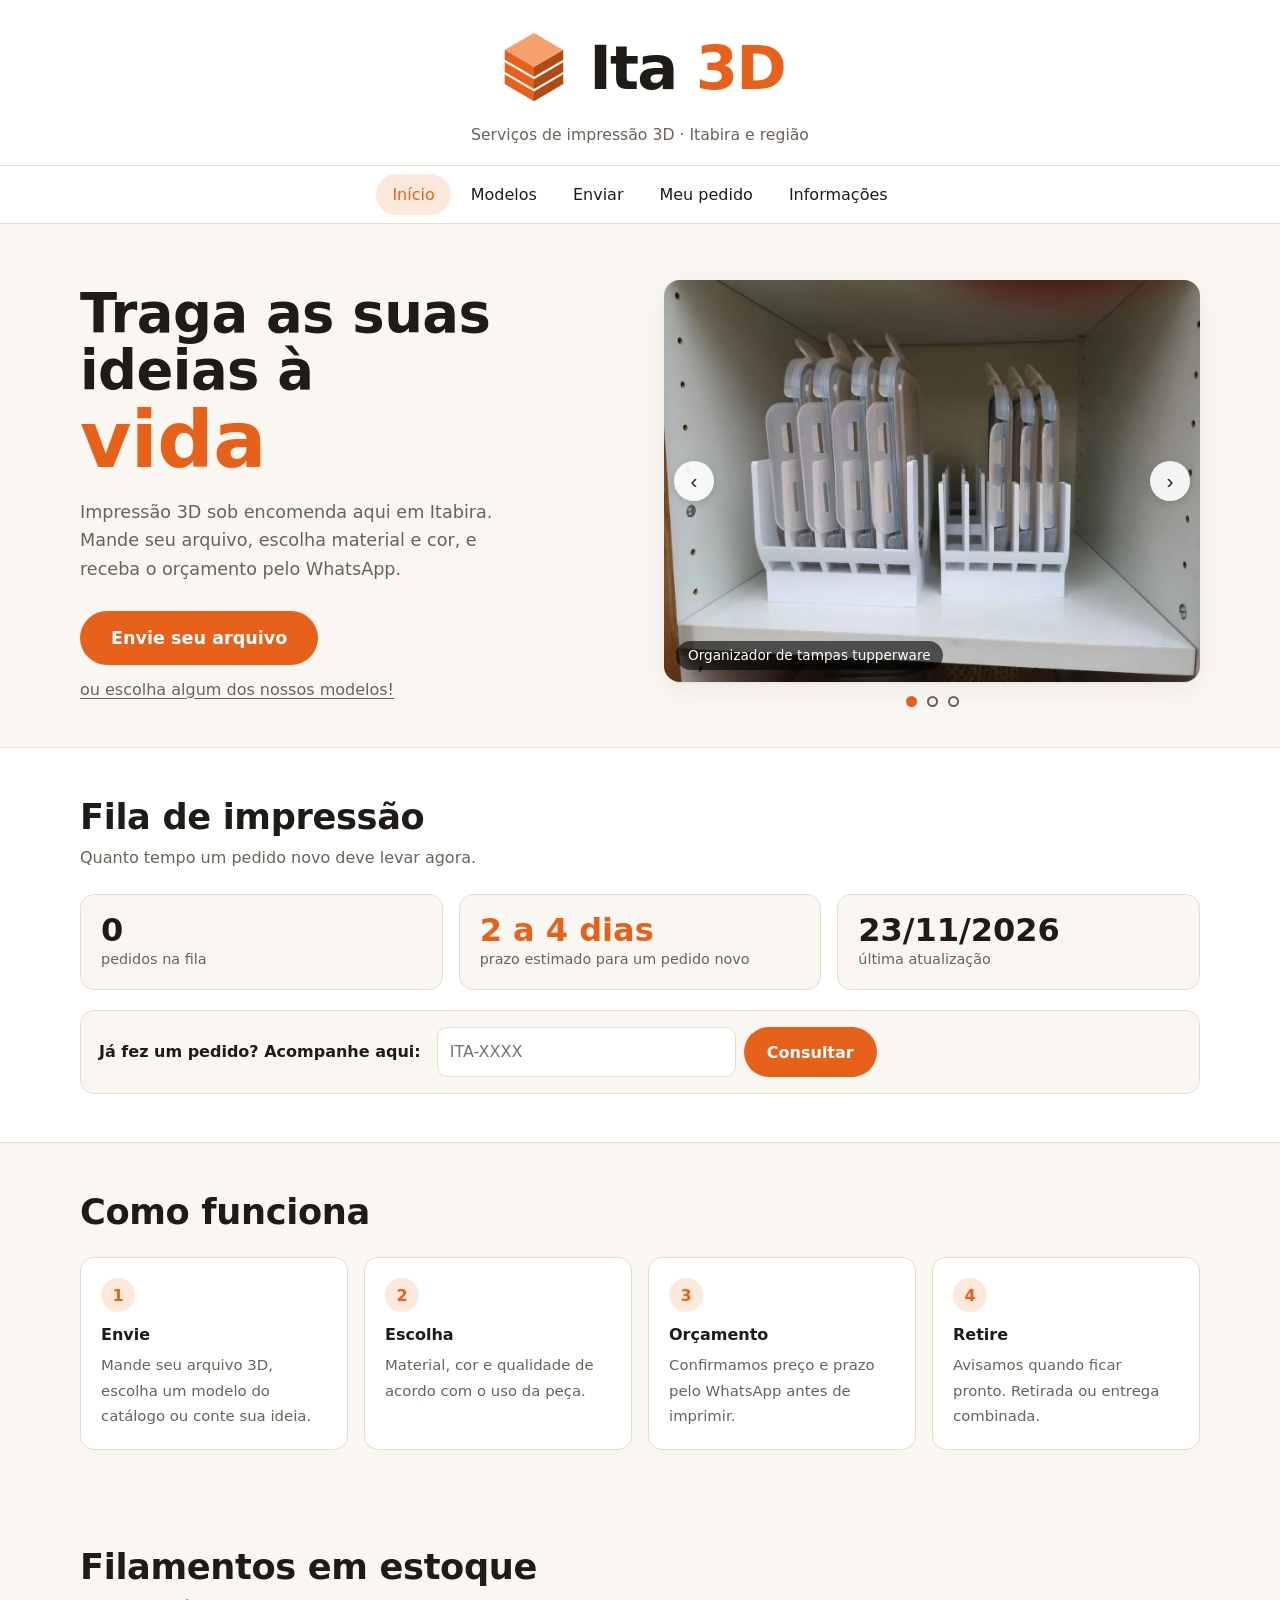
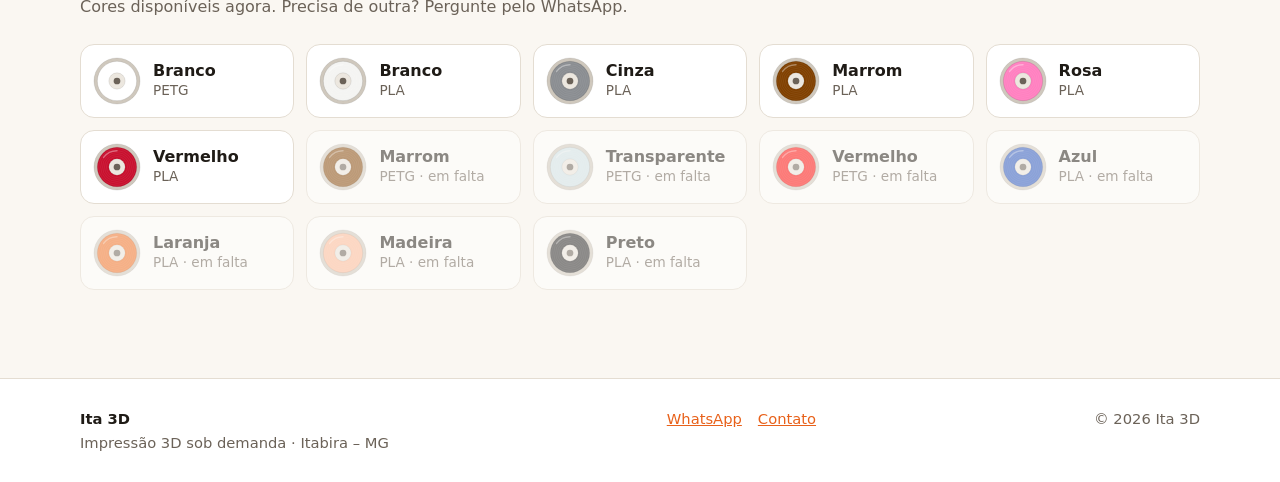
<file: index.html>
<!doctype html>
<html lang="pt-BR">
<head>
  <meta charset="utf-8">
  <meta name="viewport" content="width=device-width, initial-scale=1">
  <meta http-equiv="Content-Security-Policy" content="default-src 'self'; script-src 'self' file:; style-src 'self' 'unsafe-inline' https://fonts.googleapis.com; font-src https://fonts.gstatic.com; img-src 'self' file: data: blob:; connect-src 'self'; object-src 'none'; base-uri 'none'; form-action 'self' file:">
  <title>Ita 3D · Impressão 3D em Itabira</title>
  <meta name="description" content="Serviços de impressão 3D em Itabira e região. Envie seu arquivo ou escolha um dos nossos modelos.">
  <link rel="icon" href="images/logo/favicon.svg?v=2" type="image/svg+xml">
  <link rel="apple-touch-icon" href="images/logo/apple-touch-icon.png?v=2">
  <meta name="theme-color" content="#e8611a">
  <link rel="preconnect" href="https://fonts.googleapis.com">
  <link rel="preconnect" href="https://fonts.gstatic.com" crossorigin>
  <link href="https://fonts.googleapis.com/css2?family=Inter:wght@400;500;600&family=Space+Grotesk:wght@500;700&display=swap" rel="stylesheet">
  <link rel="stylesheet" href="css/style.css">
</head>
<body>
  <header class="site-header">
    <div class="container brand">
      <a href="index.html" class="brand-link" aria-label="Ita 3D, p&aacute;gina inicial"><img class="brand-mark" src="images/logo/marca.svg?v=2" alt="" width="64" height="64"><span class="brand-name">Ita <span>3D</span></span></a>
      <p class="brand-sub">Serviços de impressão 3D · Itabira e região</p>
    </div>
  </header>
  <nav class="site-nav" aria-label="Principal">
    <ul class="container">
      <li><a href="index.html">Início</a></li>
      <li><a href="modelos.html">Modelos</a></li>
      <li><a href="enviar.html">Enviar</a></li>
      <li><a href="pedido.html">Meu pedido</a></li>
      <li><a href="info.html">Informações</a></li>
    </ul>
  </nav>

  <main>
    <section class="container hero">
      <div>
        <h1>Traga as suas ideias à <em>vida</em></h1>
        <p class="lead">Impressão 3D sob encomenda aqui em Itabira. Mande seu arquivo, escolha material e cor, e receba o orçamento pelo WhatsApp.</p>
        <div class="hero-actions">
          <a class="btn btn-primary btn-lg" href="enviar.html">Envie seu arquivo</a>
          <a class="link-sub" href="modelos.html">ou escolha algum dos nossos modelos!</a>
        </div>
      </div>
      <div>
        <div class="carousel" id="carousel">
          <div class="carousel-track" id="carousel-track"></div>
          <button class="carousel-nav prev" type="button" aria-label="Foto anterior">&#8249;</button>
          <button class="carousel-nav next" type="button" aria-label="Próxima foto">&#8250;</button>
        </div>
        <div class="carousel-dots" id="carousel-dots"></div>
      </div>
    </section>

    <section class="band section">
      <div class="container">
        <div class="section-head">
          <h2>Fila de impressão</h2>
          <p>Quanto tempo um pedido novo deve levar agora.</p>
        </div>
        <div class="queue">
          <div class="stat"><div class="num" id="fila-pedidos">–</div><div class="lbl">pedidos na fila</div></div>
          <div class="stat hl"><div class="num" id="fila-prazo">–</div><div class="lbl">prazo estimado para um pedido novo</div></div>
          <div class="stat"><div class="num" id="fila-atualizado">–</div><div class="lbl">última atualização</div></div>
        </div>
        <form class="track" action="pedido.html" method="get" autocomplete="off">
          <label for="track-c">Já fez um pedido? Acompanhe aqui:</label>
          <div class="track-row">
            <input type="text" id="track-c" name="c" placeholder="ITA-XXXX" maxlength="12" autocapitalize="characters" spellcheck="false" required>
            <button type="submit" class="btn btn-primary">Consultar</button>
          </div>
        </form>
      </div>
    </section>

    <section class="container section">
      <div class="section-head">
        <h2>Como funciona</h2>
      </div>
      <ol class="steps">
        <li><strong>Envie</strong><span>Mande seu arquivo 3D, escolha um modelo do catálogo ou conte sua ideia.</span></li>
        <li><strong>Escolha</strong><span>Material, cor e qualidade de acordo com o uso da peça.</span></li>
        <li><strong>Orçamento</strong><span>Confirmamos preço e prazo pelo WhatsApp antes de imprimir.</span></li>
        <li><strong>Retire</strong><span>Avisamos quando ficar pronto. Retirada ou entrega combinada.</span></li>
      </ol>
    </section>

    <section class="container section">
      <div class="section-head">
        <h2>Filamentos em estoque</h2>
        <p>Cores disponíveis agora. Precisa de outra? Pergunte pelo WhatsApp.</p>
      </div>
      <div class="fil-grid" id="fil-grid"></div>
    </section>
  </main>

  <footer class="site-footer">
    <div class="container footer-grid">
      <div><strong>Ita 3D</strong><br>Impressão 3D sob demanda · Itabira – MG</div>
      <div class="footer-links"><a data-wa href="#">WhatsApp</a><a data-insta href="#">Instagram</a><a href="info.html#contato">Contato</a></div>
      <div>© <span data-year></span> Ita 3D</div>
    </div>
  </footer>

  <script src="data/config.js"></script>
  <script src="data/filamentos.js"></script>
  <script src="data/modelos.js"></script>
  <script src="data/pedidos.js"></script>
  <script src="js/common.js"></script>
  <script src="js/home.js"></script>
</body>
</html>
</file>
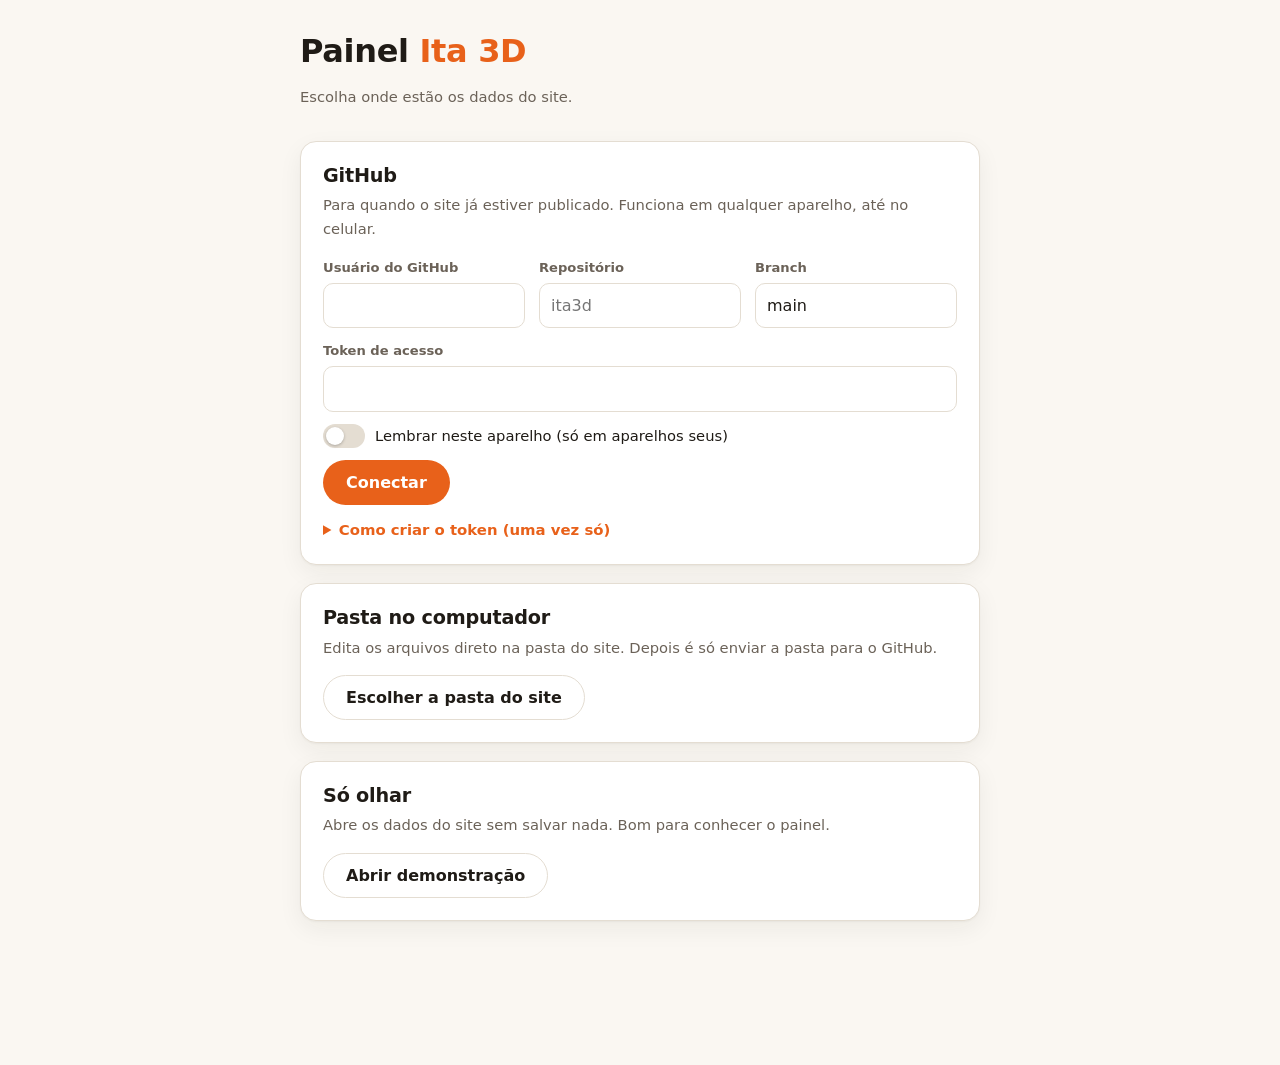
<file: admin.html>
<!doctype html>
<html lang="pt-BR">
<head>
  <meta charset="utf-8">
  <meta name="viewport" content="width=device-width, initial-scale=1">
  <meta http-equiv="Content-Security-Policy" content="default-src 'self'; script-src 'self' file:; style-src 'self' 'unsafe-inline' https://fonts.googleapis.com; font-src https://fonts.gstatic.com; img-src 'self' file: data: blob:; connect-src 'self' https://api.github.com; object-src 'none'; base-uri 'none'; form-action 'none'">
  <meta name="referrer" content="no-referrer">
  <meta name="robots" content="noindex, nofollow">
  <title>Painel · Ita 3D</title>
  <link rel="icon" href="images/logo/favicon.svg?v=2" type="image/svg+xml">
  <link rel="apple-touch-icon" href="images/logo/apple-touch-icon.png?v=2">
  <meta name="theme-color" content="#e8611a">
  <link rel="preconnect" href="https://fonts.googleapis.com">
  <link rel="preconnect" href="https://fonts.gstatic.com" crossorigin>
  <link href="https://fonts.googleapis.com/css2?family=Inter:wght@400;500;600&family=Space+Grotesk:wght@500;700&display=swap" rel="stylesheet">
  <link rel="stylesheet" href="css/style.css">
  <link rel="stylesheet" href="css/admin.css">
</head>
<body class="admin">
  <div id="app"><p class="container section hint">Carregando…</p></div>
  <div class="toast" id="toast" role="status" aria-live="polite" hidden></div>

  <!-- Só para o simulador de preços (a fórmula e o leitor de STL) -->
  <script src="data/precos.js"></script>
  <script src="js/common.js"></script>
  <script src="js/estimativa.js"></script>
  <script src="js/admin.js"></script>
</body>
</html>
</file>
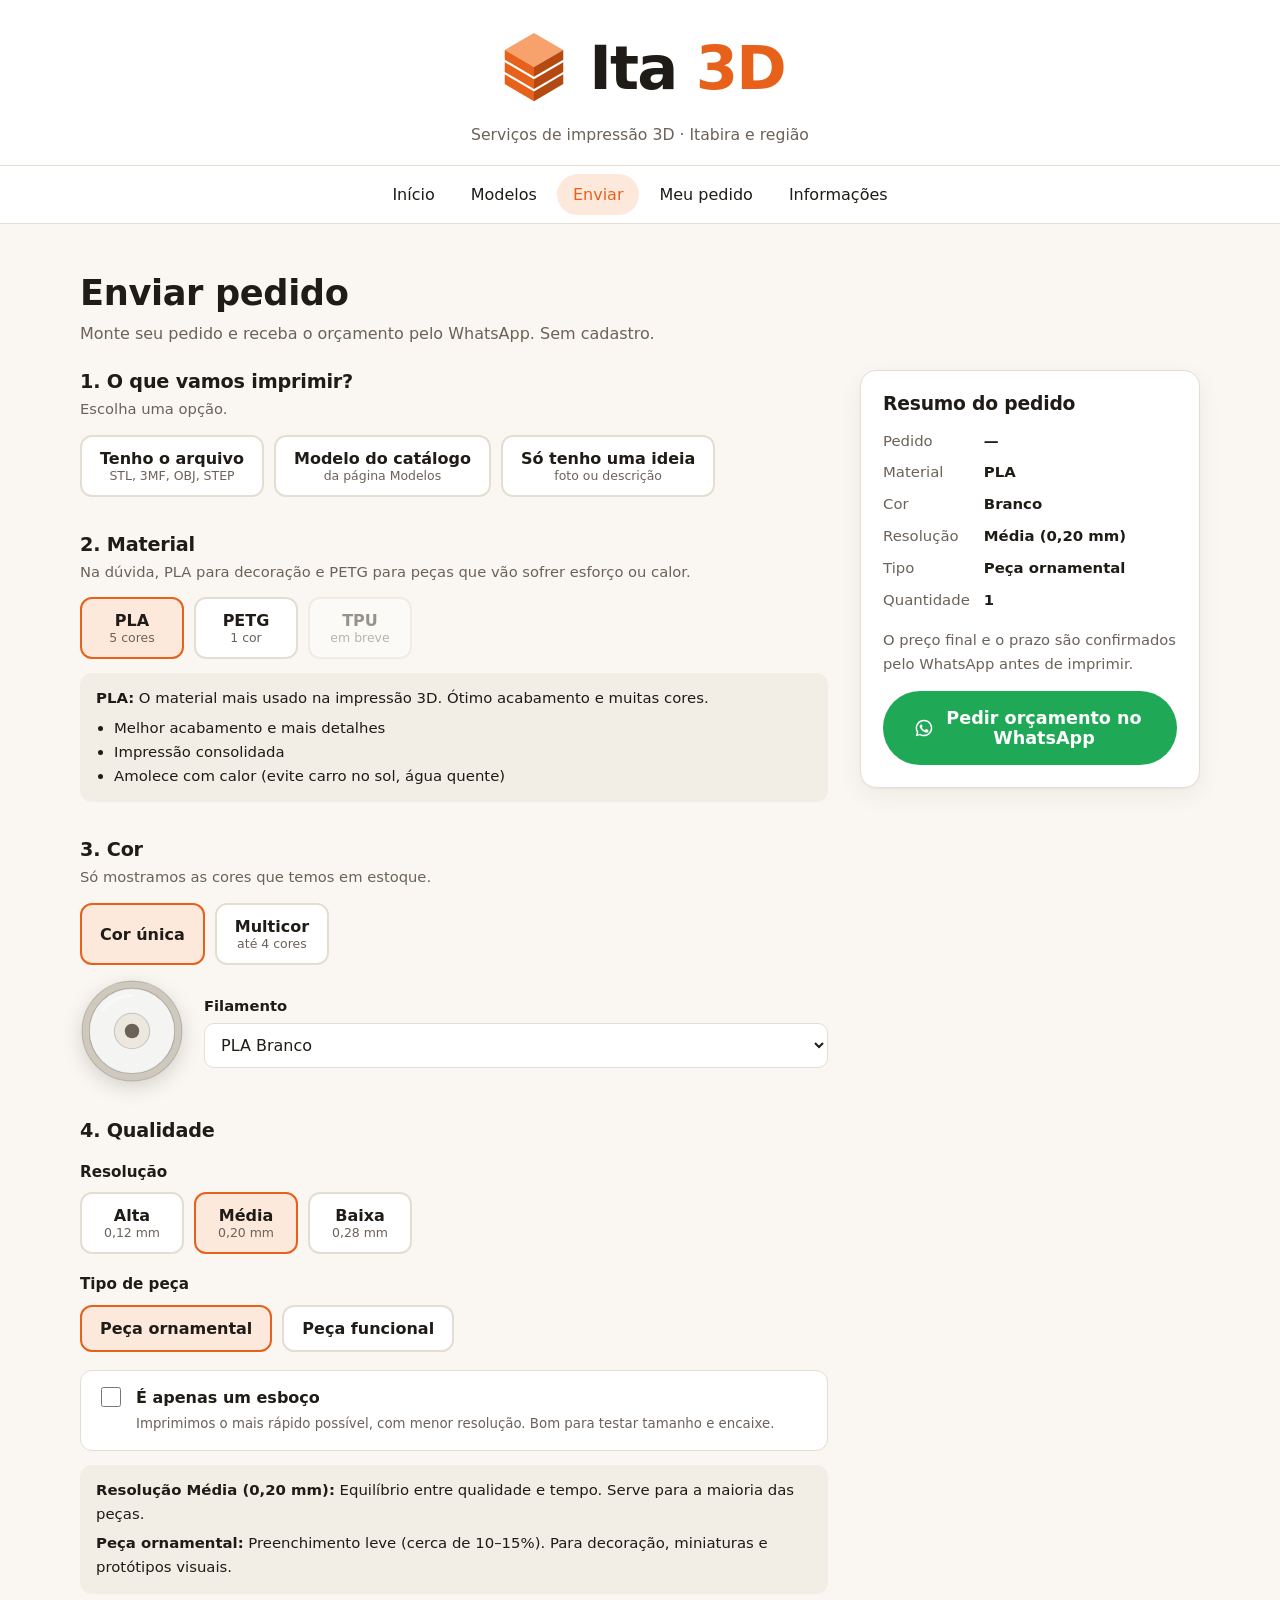
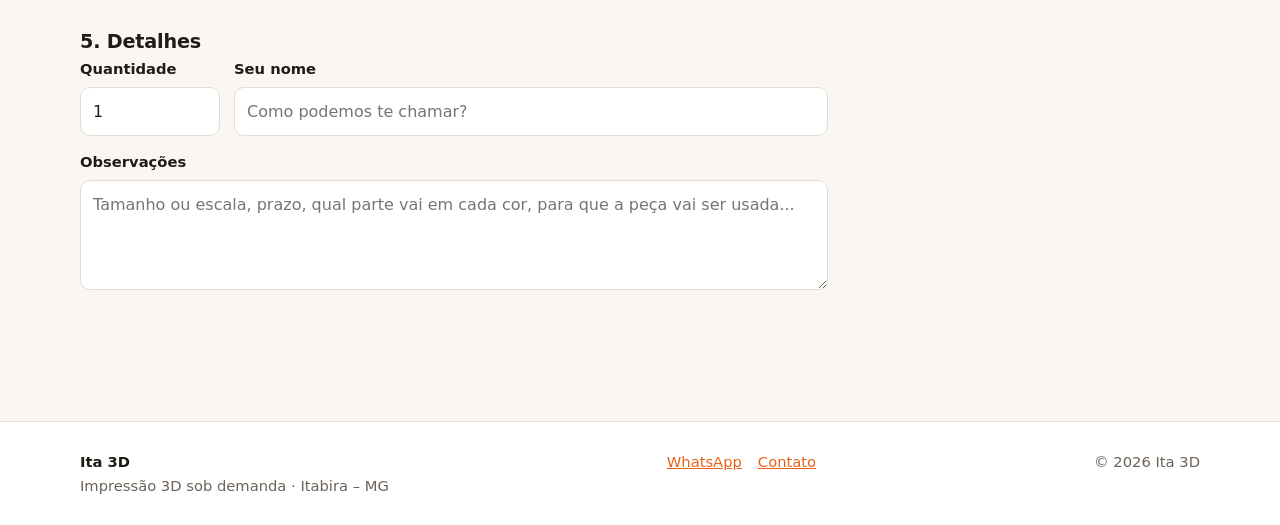
<file: enviar.html>
<!doctype html>
<html lang="pt-BR">
<head>
  <meta charset="utf-8">
  <meta name="viewport" content="width=device-width, initial-scale=1">
  <meta http-equiv="Content-Security-Policy" content="default-src 'self'; script-src 'self' file:; style-src 'self' 'unsafe-inline' https://fonts.googleapis.com; font-src https://fonts.gstatic.com; img-src 'self' file: data: blob:; connect-src 'self'; object-src 'none'; base-uri 'none'; form-action 'self' file:">
  <title>Enviar pedido · Ita 3D</title>
  <meta name="description" content="Monte seu pedido de impressão 3D e receba o orçamento pelo WhatsApp.">
  <link rel="icon" href="images/logo/favicon.svg?v=2" type="image/svg+xml">
  <link rel="apple-touch-icon" href="images/logo/apple-touch-icon.png?v=2">
  <meta name="theme-color" content="#e8611a">
  <link rel="preconnect" href="https://fonts.googleapis.com">
  <link rel="preconnect" href="https://fonts.gstatic.com" crossorigin>
  <link href="https://fonts.googleapis.com/css2?family=Inter:wght@400;500;600&family=Space+Grotesk:wght@500;700&display=swap" rel="stylesheet">
  <link rel="stylesheet" href="css/style.css">
</head>
<body>
  <header class="site-header">
    <div class="container brand">
      <a href="index.html" class="brand-link" aria-label="Ita 3D, p&aacute;gina inicial"><img class="brand-mark" src="images/logo/marca.svg?v=2" alt="" width="64" height="64"><span class="brand-name">Ita <span>3D</span></span></a>
      <p class="brand-sub">Serviços de impressão 3D · Itabira e região</p>
    </div>
  </header>
  <nav class="site-nav" aria-label="Principal">
    <ul class="container">
      <li><a href="index.html">Início</a></li>
      <li><a href="modelos.html">Modelos</a></li>
      <li><a href="enviar.html">Enviar</a></li>
      <li><a href="pedido.html">Meu pedido</a></li>
      <li><a href="info.html">Informações</a></li>
    </ul>
  </nav>

  <main class="container section">
    <div class="section-head">
      <h2>Enviar pedido</h2>
      <p>Monte seu pedido e receba o orçamento pelo WhatsApp. Sem cadastro.</p>
    </div>

    <div class="order">
      <div>
        <!-- 1. Origem -->
        <section class="field">
          <h3>1. O que vamos imprimir?</h3>
          <p class="hint">Escolha uma opção.</p>
          <div class="options" id="origem" role="group" aria-label="Origem do pedido">
            <button type="button" class="opt" data-origem="arquivo" aria-pressed="false">Tenho o arquivo<small>STL, 3MF, OBJ, STEP</small></button>
            <button type="button" class="opt" data-origem="modelo" aria-pressed="false">Modelo do catálogo<small>da página Modelos</small></button>
            <button type="button" class="opt" data-origem="ideia" aria-pressed="false">Só tenho uma ideia<small>foto ou descrição</small></button>
          </div>

          <div class="panel" id="origem-arquivo" hidden>
            <label class="dropzone" id="dropzone">
              <input type="file" id="arquivo" accept=".stl,.3mf,.obj,.step,.stp" hidden>
              <svg viewBox="0 0 24 24" fill="none" stroke="currentColor" stroke-width="2" stroke-linecap="round" stroke-linejoin="round" aria-hidden="true"><path d="M12 16V4M7 9l5-5 5 5"/><path d="M4 16v3a1 1 0 0 0 1 1h14a1 1 0 0 0 1-1v-3"/></svg>
              <strong id="arquivo-nome">Clique para escolher o arquivo</strong>
              <span class="hint">ou arraste ele até aqui</span>
            </label>
            <p class="warn-text" id="arquivo-aviso"></p>

            <div id="analise" hidden>
              <div class="viewer" id="viewer"><div class="viewer-msg" id="viewer-msg">Lendo o modelo…</div></div>
              <div class="dims" id="dims"></div>
              <div class="scale-row">
                <label class="lbl" for="escala">Escala</label>
                <div class="scale-input"><input type="number" id="escala" min="1" max="10000" step="1" value="100"><span>%</span></div>
                <span class="hint">Arraste para girar · role ou pince para zoom. A grade é a mesa da impressora.</span>
              </div>
              <p class="warn-text" id="analise-aviso"></p>
            </div>

            <p class="hint">O site não envia o arquivo: ele é lido só no seu aparelho. Você vai anexá-lo na conversa do WhatsApp.</p>
          </div>

          <div class="panel" id="origem-modelo" hidden>
            <label class="lbl" for="modelo-select">Modelo</label>
            <select id="modelo-select"></select>
            <div id="modelo-card"></div>
          </div>

          <div class="panel" id="origem-ideia" hidden>
            <div class="info-box"><p>Sem problema! Descreva a ideia em <strong>Observações</strong> (passo 5) e mande fotos e medidas no WhatsApp. Se precisar criar o modelo 3D, a modelagem é orçada à parte.</p></div>
          </div>
        </section>

        <!-- 2. Material -->
        <section class="field">
          <h3>2. Material</h3>
          <p class="hint">Na dúvida, PLA para decoração e PETG para peças que vão sofrer esforço ou calor.</p>
          <div class="options" id="materiais" role="group" aria-label="Material"></div>
          <div class="info-box" id="mat-info"></div>
        </section>

        <!-- 3. Cor -->
        <section class="field">
          <h3>3. Cor</h3>
          <p class="hint">Só mostramos as cores que temos em estoque.</p>
          <div class="options" id="modo-cor" role="group" aria-label="Tipo de cor">
            <button type="button" class="opt" data-modo="unica">Cor única</button>
            <button type="button" class="opt" data-modo="multi">Multicor<small id="multi-max">até 4 cores</small></button>
          </div>
          <div id="cor-area"></div>
        </section>

        <!-- 4. Qualidade -->
        <section class="field">
          <h3>4. Qualidade</h3>
          <p class="sub-label">Resolução</p>
          <div class="options" id="resolucao" role="group" aria-label="Resolução"></div>
          <p class="sub-label">Tipo de peça</p>
          <div class="options" id="finalidade" role="group" aria-label="Tipo de peça"></div>
          <label class="check">
            <input type="checkbox" id="esboco">
            <span><strong>É apenas um esboço</strong><br><small>Imprimimos o mais rápido possível, com menor resolução. Bom para testar tamanho e encaixe.</small></span>
          </label>
          <div class="info-box" id="qual-info"></div>
        </section>

        <!-- 5. Detalhes -->
        <section class="field">
          <h3>5. Detalhes</h3>
          <div class="row-2">
            <div><label class="lbl" for="qtd">Quantidade</label><input type="number" id="qtd" min="1" max="999" value="1"></div>
            <div><label class="lbl" for="nome">Seu nome</label><input type="text" id="nome" maxlength="60" autocomplete="given-name" placeholder="Como podemos te chamar?"></div>
          </div>
          <label class="lbl" for="obs">Observações</label>
          <textarea id="obs" maxlength="800" placeholder="Tamanho ou escala, prazo, qual parte vai em cada cor, para que a peça vai ser usada..."></textarea>
        </section>
      </div>

      <!-- Resumo -->
      <aside class="card summary" aria-live="polite">
        <h3>Resumo do pedido</h3>
        <dl id="resumo"></dl>
        <div class="estimate" id="estimativa" hidden>
          <div class="est-label">Estimativa automática</div>
          <div class="est-price" id="est-preco">–</div>
          <div class="est-grid">
            <div><span>Filamento</span><strong id="est-peso">–</strong></div>
            <div><span>Impressão</span><strong id="est-tempo">–</strong></div>
          </div>
          <p class="est-note" id="est-extra"></p>
          <p class="est-note">Valor aproximado. O preço final e o prazo de entrega (que depende da fila) são confirmados no WhatsApp.</p>
        </div>
        <p class="hint" id="sem-estimativa">O preço final e o prazo são confirmados pelo WhatsApp antes de imprimir.</p>
        <div class="errors" id="erros"></div>
        <button type="button" class="btn btn-wa btn-lg btn-block" id="enviar-btn">
          <svg viewBox="0 0 24 24" fill="currentColor" aria-hidden="true"><path d="M12 2a10 10 0 0 0-8.6 15.1L2 22l5-1.3A10 10 0 1 0 12 2Zm0 18.2a8.2 8.2 0 0 1-4.2-1.1l-.3-.2-3 .8.8-2.9-.2-.3A8.2 8.2 0 1 1 12 20.2Zm4.5-6.1c-.2-.1-1.5-.7-1.7-.8-.2-.1-.4-.1-.6.1l-.8 1c-.1.2-.3.2-.5.1a6.7 6.7 0 0 1-3.3-2.9c-.2-.4.2-.4.7-1.3.1-.2 0-.3 0-.4l-.8-1.8c-.2-.5-.4-.4-.6-.4h-.5a1 1 0 0 0-.7.3 3 3 0 0 0-.9 2.2 5.2 5.2 0 0 0 1.1 2.7 11.8 11.8 0 0 0 4.5 4c1.7.7 2.3.8 3.2.6.5-.1 1.5-.6 1.7-1.2.2-.6.2-1.1.2-1.2-.1-.1-.3-.2-.5-.3Z"/></svg>
          Pedir orçamento no WhatsApp
        </button>
        <div class="notice" id="aviso" hidden></div>
      </aside>
    </div>
  </main>

  <footer class="site-footer">
    <div class="container footer-grid">
      <div><strong>Ita 3D</strong><br>Impressão 3D sob demanda · Itabira – MG</div>
      <div class="footer-links"><a data-wa href="#">WhatsApp</a><a data-insta href="#">Instagram</a><a href="info.html#contato">Contato</a></div>
      <div>© <span data-year></span> Ita 3D</div>
    </div>
  </footer>

  <script src="data/config.js"></script>
  <script src="data/filamentos.js"></script>
  <script src="data/modelos.js"></script>
  <script src="data/precos.js"></script>
  <script src="js/common.js"></script>
  <script src="js/estimativa.js"></script>
  <script src="js/enviar.js"></script>
</body>
</html>
</file>
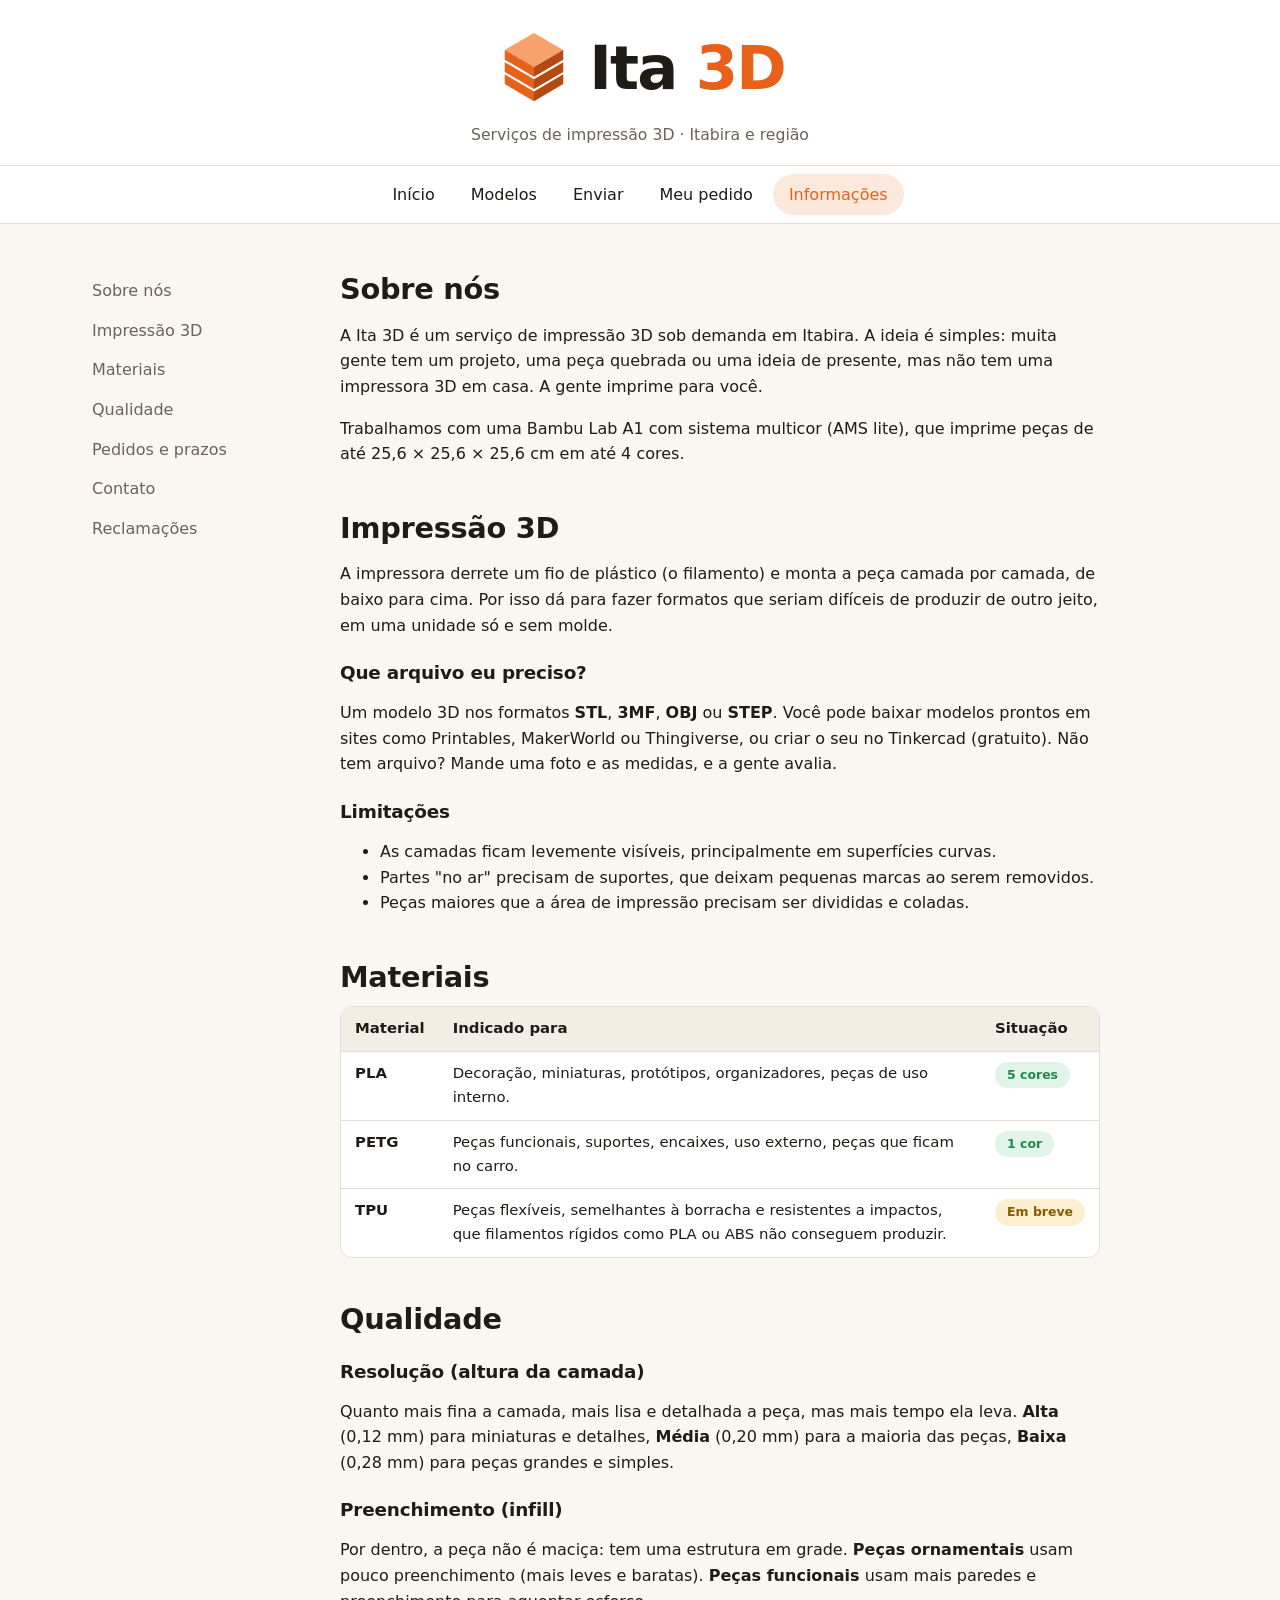
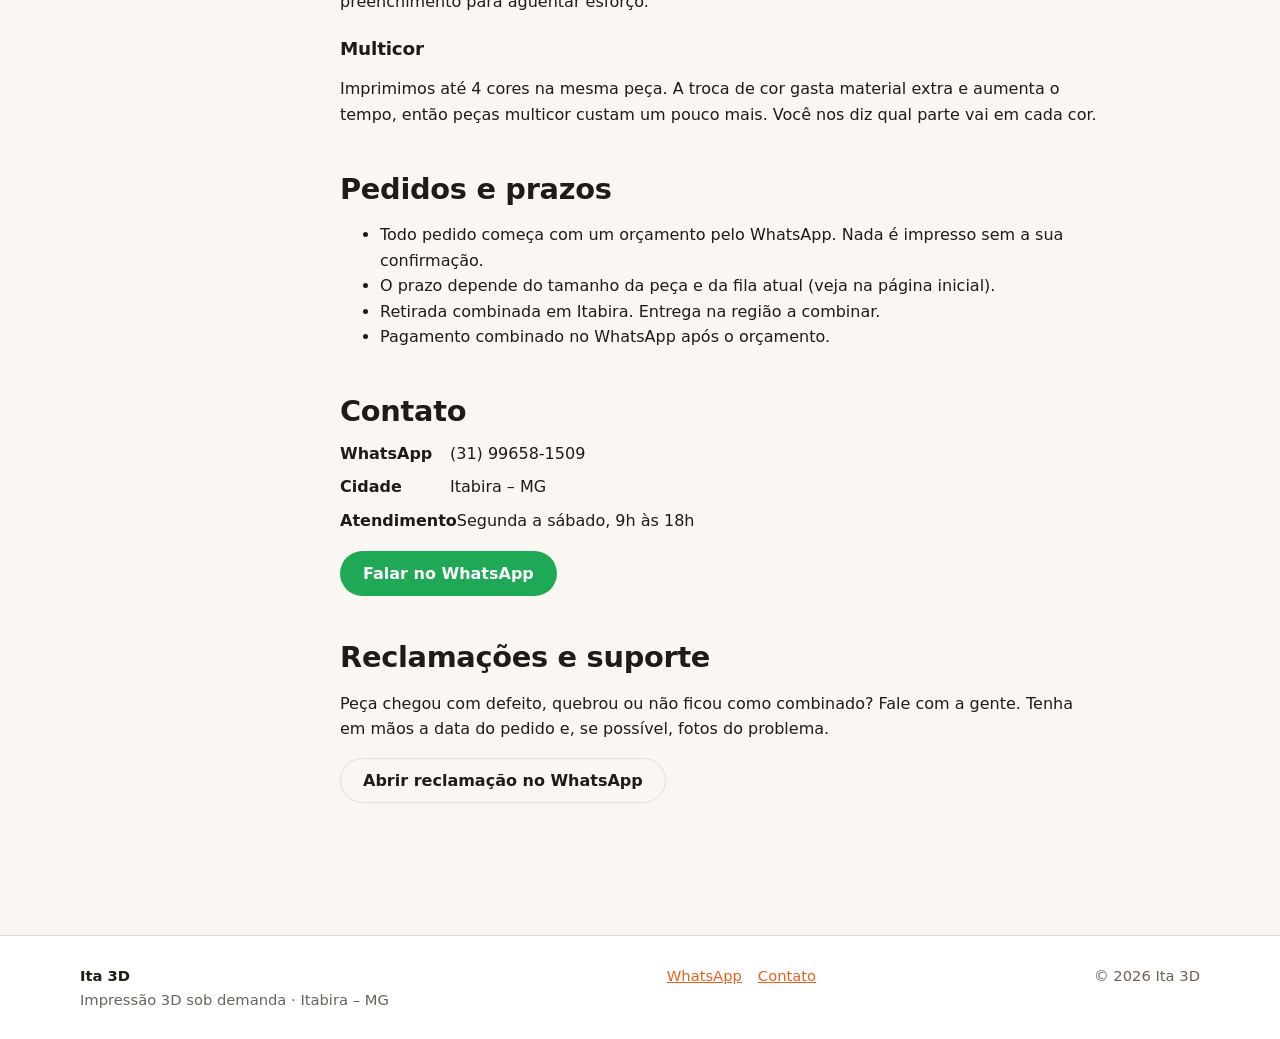
<file: info.html>
<!doctype html>
<html lang="pt-BR">
<head>
  <meta charset="utf-8">
  <meta name="viewport" content="width=device-width, initial-scale=1">
  <meta http-equiv="Content-Security-Policy" content="default-src 'self'; script-src 'self' file:; style-src 'self' 'unsafe-inline' https://fonts.googleapis.com; font-src https://fonts.gstatic.com; img-src 'self' file: data: blob:; connect-src 'self'; object-src 'none'; base-uri 'none'; form-action 'self' file:">
  <title>Informações · Ita 3D</title>
  <meta name="description" content="Sobre a Ita 3D, como funciona a impressão 3D, materiais, contato e suporte.">
  <link rel="icon" href="images/logo/favicon.svg?v=2" type="image/svg+xml">
  <link rel="apple-touch-icon" href="images/logo/apple-touch-icon.png?v=2">
  <meta name="theme-color" content="#e8611a">
  <link rel="preconnect" href="https://fonts.googleapis.com">
  <link rel="preconnect" href="https://fonts.gstatic.com" crossorigin>
  <link href="https://fonts.googleapis.com/css2?family=Inter:wght@400;500;600&family=Space+Grotesk:wght@500;700&display=swap" rel="stylesheet">
  <link rel="stylesheet" href="css/style.css">
</head>
<body>
  <header class="site-header">
    <div class="container brand">
      <a href="index.html" class="brand-link" aria-label="Ita 3D, p&aacute;gina inicial"><img class="brand-mark" src="images/logo/marca.svg?v=2" alt="" width="64" height="64"><span class="brand-name">Ita <span>3D</span></span></a>
      <p class="brand-sub">Serviços de impressão 3D · Itabira e região</p>
    </div>
  </header>
  <nav class="site-nav" aria-label="Principal">
    <ul class="container">
      <li><a href="index.html">Início</a></li>
      <li><a href="modelos.html">Modelos</a></li>
      <li><a href="enviar.html">Enviar</a></li>
      <li><a href="pedido.html">Meu pedido</a></li>
      <li><a href="info.html">Informações</a></li>
    </ul>
  </nav>

  <main class="container section">
    <div class="info-layout">
      <nav class="toc" aria-label="Nesta página">
        <a href="#sobre">Sobre nós</a>
        <a href="#impressao">Impressão 3D</a>
        <a href="#materiais">Materiais</a>
        <a href="#qualidade">Qualidade</a>
        <a href="#pedidos">Pedidos e prazos</a>
        <a href="#contato">Contato</a>
        <a href="#suporte">Reclamações</a>
      </nav>

      <div class="prose">
        <!-- EDITE os textos desta página à vontade -->
        <section id="sobre">
          <h2>Sobre nós</h2>
          <p>A Ita 3D é um serviço de impressão 3D sob demanda em Itabira. A ideia é simples: muita gente tem um projeto, uma peça quebrada ou uma ideia de presente, mas não tem uma impressora 3D em casa. A gente imprime para você.</p>
          <p>Trabalhamos com uma Bambu Lab A1 com sistema multicor (AMS lite), que imprime peças de até 25,6 × 25,6 × 25,6 cm em até 4 cores.</p>
        </section>

        <section id="impressao">
          <h2>Impressão 3D</h2>
          <p>A impressora derrete um fio de plástico (o filamento) e monta a peça camada por camada, de baixo para cima. Por isso dá para fazer formatos que seriam difíceis de produzir de outro jeito, em uma unidade só e sem molde.</p>
          <h3>Que arquivo eu preciso?</h3>
          <p>Um modelo 3D nos formatos <strong>STL</strong>, <strong>3MF</strong>, <strong>OBJ</strong> ou <strong>STEP</strong>. Você pode baixar modelos prontos em sites como Printables, MakerWorld ou Thingiverse, ou criar o seu no Tinkercad (gratuito). Não tem arquivo? Mande uma foto e as medidas, e a gente avalia.</p>
          <h3>Limitações</h3>
          <ul>
            <li>As camadas ficam levemente visíveis, principalmente em superfícies curvas.</li>
            <li>Partes "no ar" precisam de suportes, que deixam pequenas marcas ao serem removidos.</li>
            <li>Peças maiores que a área de impressão precisam ser divididas e coladas.</li>
          </ul>
        </section>

        <section id="materiais">
          <h2>Materiais</h2>
          <div class="table-wrap">
            <table>
              <thead><tr><th>Material</th><th>Indicado para</th><th>Situação</th></tr></thead>
              <tbody id="mat-table"></tbody>
            </table>
          </div>
        </section>

        <section id="qualidade">
          <h2>Qualidade</h2>
          <h3>Resolução (altura da camada)</h3>
          <p>Quanto mais fina a camada, mais lisa e detalhada a peça, mas mais tempo ela leva. <strong>Alta</strong> (0,12 mm) para miniaturas e detalhes, <strong>Média</strong> (0,20 mm) para a maioria das peças, <strong>Baixa</strong> (0,28 mm) para peças grandes e simples.</p>
          <h3>Preenchimento (infill)</h3>
          <p>Por dentro, a peça não é maciça: tem uma estrutura em grade. <strong>Peças ornamentais</strong> usam pouco preenchimento (mais leves e baratas). <strong>Peças funcionais</strong> usam mais paredes e preenchimento para aguentar esforço.</p>
          <h3>Multicor</h3>
          <p>Imprimimos até 4 cores na mesma peça. A troca de cor gasta material extra e aumenta o tempo, então peças multicor custam um pouco mais. Você nos diz qual parte vai em cada cor.</p>
        </section>

        <section id="pedidos">
          <h2>Pedidos e prazos</h2>
          <ul>
            <li>Todo pedido começa com um orçamento pelo WhatsApp. Nada é impresso sem a sua confirmação.</li>
            <li>O prazo depende do tamanho da peça e da fila atual (veja na página inicial).</li>
            <li id="retirada-txt">Retirada combinada em Itabira.</li>
            <li>Pagamento combinado no WhatsApp após o orçamento.</li>
          </ul>
        </section>

        <section id="contato">
          <h2>Contato</h2>
          <ul class="contact-list" id="contact-list"></ul>
          <a class="btn btn-wa" id="contato-wa" href="#" target="_blank" rel="noopener">Falar no WhatsApp</a>
        </section>

        <section id="suporte">
          <h2>Reclamações e suporte</h2>
          <p>Peça chegou com defeito, quebrou ou não ficou como combinado? Fale com a gente. Tenha em mãos a data do pedido e, se possível, fotos do problema.</p>
          <a class="btn btn-ghost" id="reclamacao-btn" href="#" target="_blank" rel="noopener">Abrir reclamação no WhatsApp</a>
        </section>
      </div>
    </div>
  </main>

  <footer class="site-footer">
    <div class="container footer-grid">
      <div><strong>Ita 3D</strong><br>Impressão 3D sob demanda · Itabira – MG</div>
      <div class="footer-links"><a data-wa href="#">WhatsApp</a><a data-insta href="#">Instagram</a><a href="info.html#contato">Contato</a></div>
      <div>© <span data-year></span> Ita 3D</div>
    </div>
  </footer>

  <script src="data/config.js"></script>
  <script src="data/filamentos.js"></script>
  <script src="js/common.js"></script>
  <script src="js/info.js"></script>
</body>
</html>
</file>
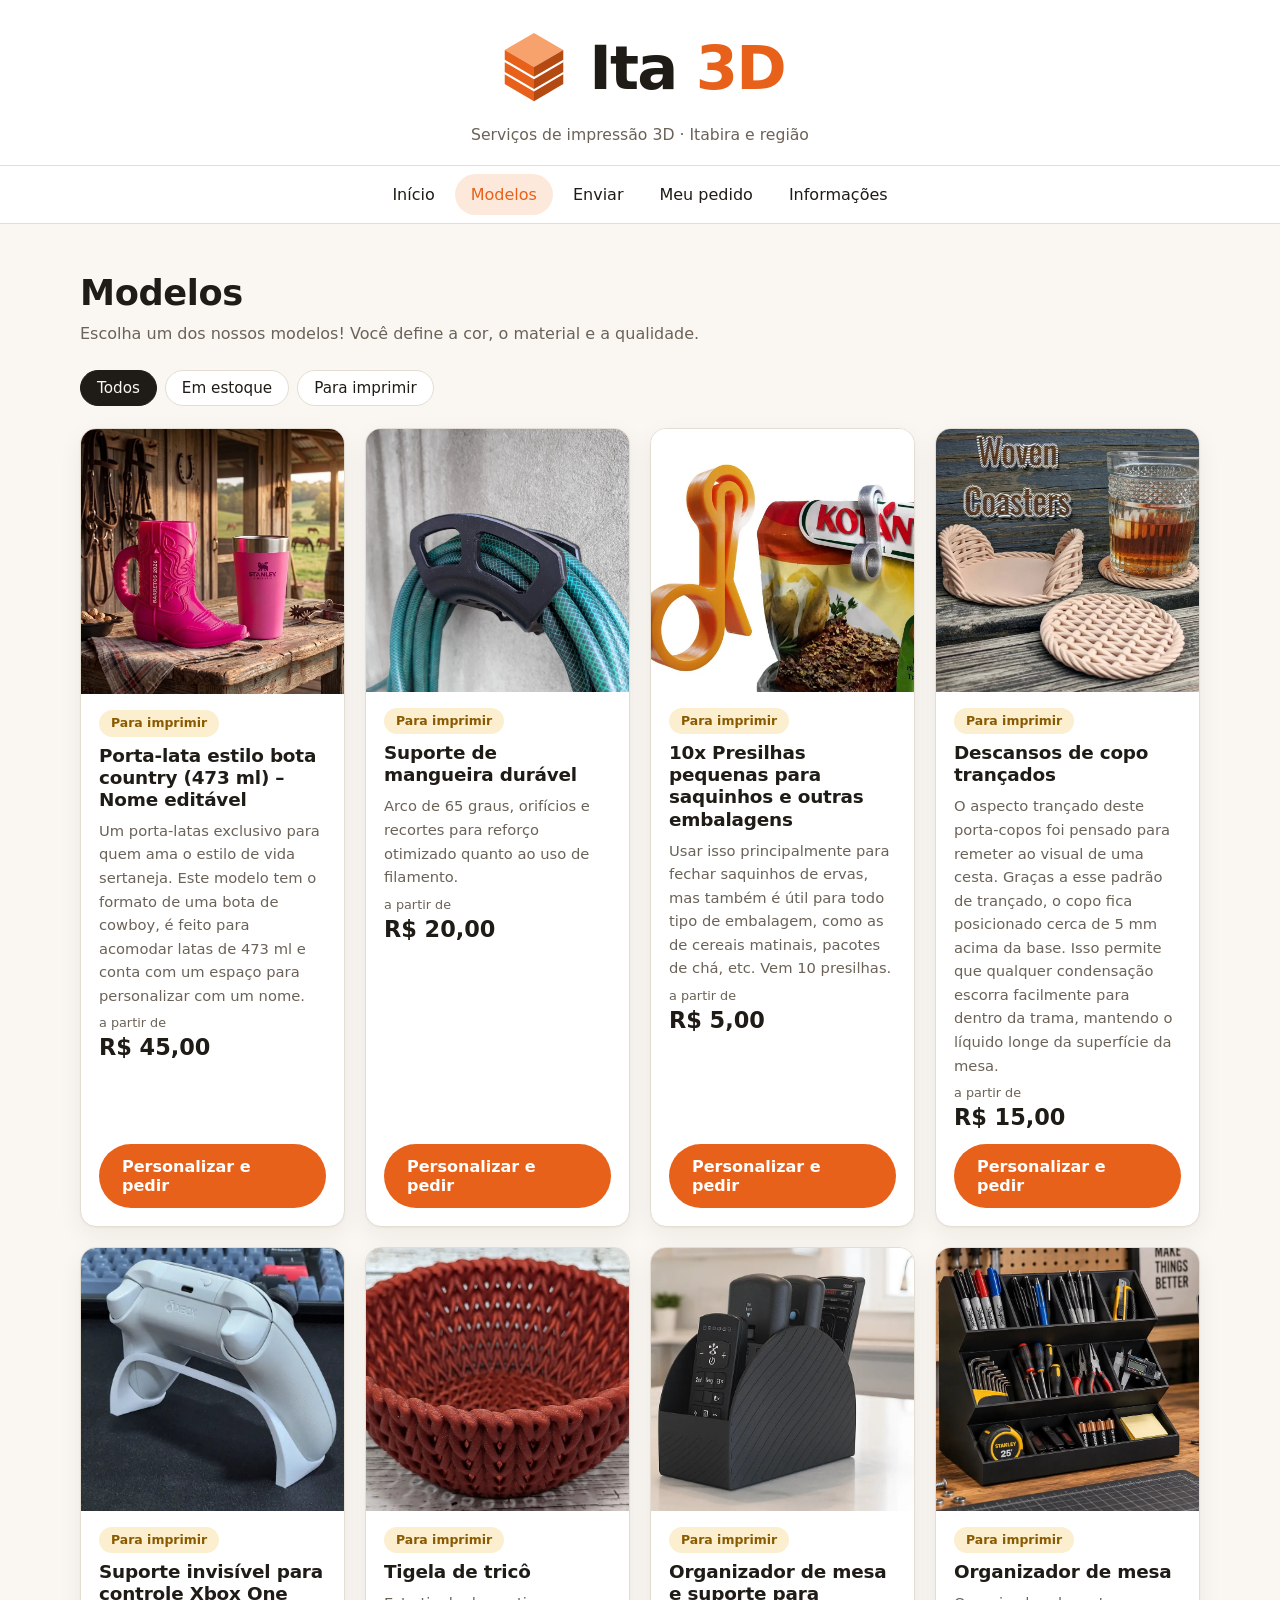
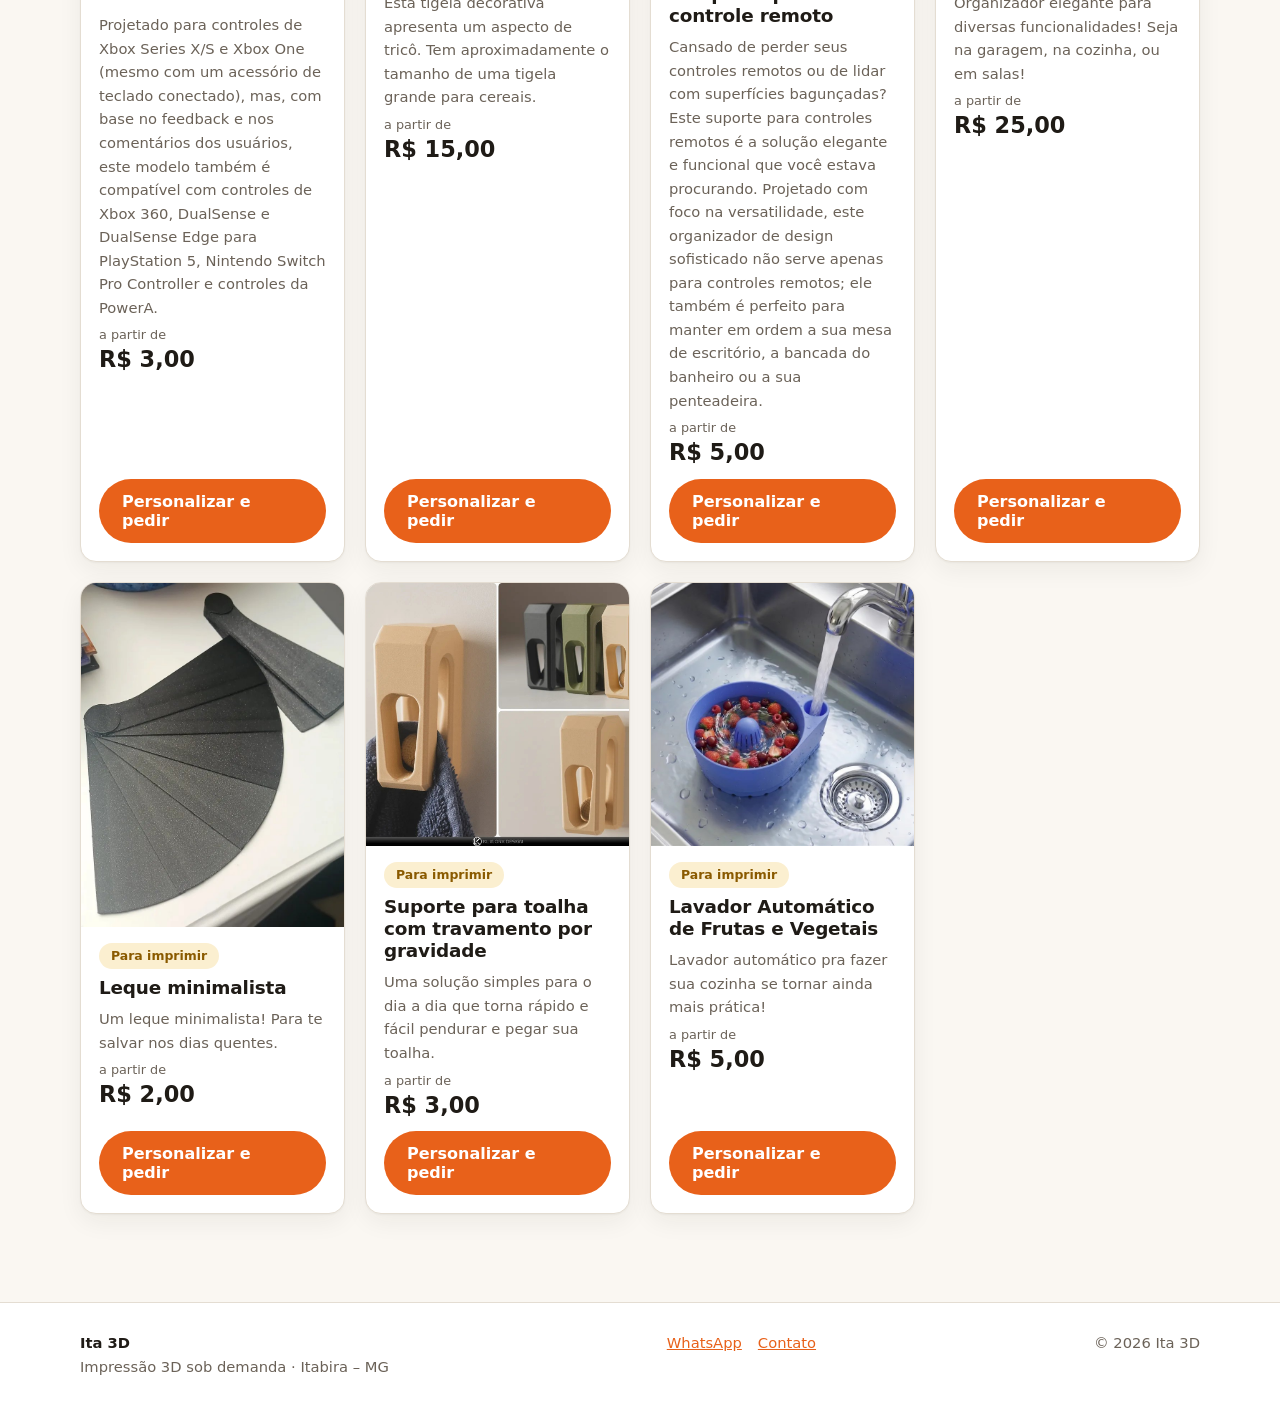
<file: modelos.html>
<!doctype html>
<html lang="pt-BR">
<head>
  <meta charset="utf-8">
  <meta name="viewport" content="width=device-width, initial-scale=1">
  <meta http-equiv="Content-Security-Policy" content="default-src 'self'; script-src 'self' file:; style-src 'self' 'unsafe-inline' https://fonts.googleapis.com; font-src https://fonts.gstatic.com; img-src 'self' file: data: blob:; connect-src 'self'; object-src 'none'; base-uri 'none'; form-action 'self' file:">
  <title>Modelos · Ita 3D</title>
  <meta name="description" content="Modelos prontos e para imprimir da Ita 3D, em Itabira.">
  <link rel="icon" href="images/logo/favicon.svg?v=2" type="image/svg+xml">
  <link rel="apple-touch-icon" href="images/logo/apple-touch-icon.png?v=2">
  <meta name="theme-color" content="#e8611a">
  <link rel="preconnect" href="https://fonts.googleapis.com">
  <link rel="preconnect" href="https://fonts.gstatic.com" crossorigin>
  <link href="https://fonts.googleapis.com/css2?family=Inter:wght@400;500;600&family=Space+Grotesk:wght@500;700&display=swap" rel="stylesheet">
  <link rel="stylesheet" href="css/style.css">
</head>
<body>
  <header class="site-header">
    <div class="container brand">
      <a href="index.html" class="brand-link" aria-label="Ita 3D, p&aacute;gina inicial"><img class="brand-mark" src="images/logo/marca.svg?v=2" alt="" width="64" height="64"><span class="brand-name">Ita <span>3D</span></span></a>
      <p class="brand-sub">Serviços de impressão 3D · Itabira e região</p>
    </div>
  </header>
  <nav class="site-nav" aria-label="Principal">
    <ul class="container">
      <li><a href="index.html">Início</a></li>
      <li><a href="modelos.html">Modelos</a></li>
      <li><a href="enviar.html">Enviar</a></li>
      <li><a href="pedido.html">Meu pedido</a></li>
      <li><a href="info.html">Informações</a></li>
    </ul>
  </nav>

  <main class="container section">
    <div class="section-head">
      <h2>Modelos</h2>
      <p>Escolha um dos nossos modelos! Você define a cor, o material e a qualidade.</p>
    </div>
    <div class="filters" id="filtros" role="group" aria-label="Filtrar modelos">
      <button type="button" class="chip" data-f="todos">Todos</button>
      <button type="button" class="chip" data-f="estoque">Em estoque</button>
      <button type="button" class="chip" data-f="imprimir">Para imprimir</button>
    </div>
    <div class="model-grid" id="model-grid"></div>
  </main>

  <footer class="site-footer">
    <div class="container footer-grid">
      <div><strong>Ita 3D</strong><br>Impressão 3D sob demanda · Itabira – MG</div>
      <div class="footer-links"><a data-wa href="#">WhatsApp</a><a data-insta href="#">Instagram</a><a href="info.html#contato">Contato</a></div>
      <div>© <span data-year></span> Ita 3D</div>
    </div>
  </footer>

  <script src="data/config.js"></script>
  <script src="data/modelos.js"></script>
  <script src="js/common.js"></script>
  <script src="js/modelos.js"></script>
</body>
</html>
</file>
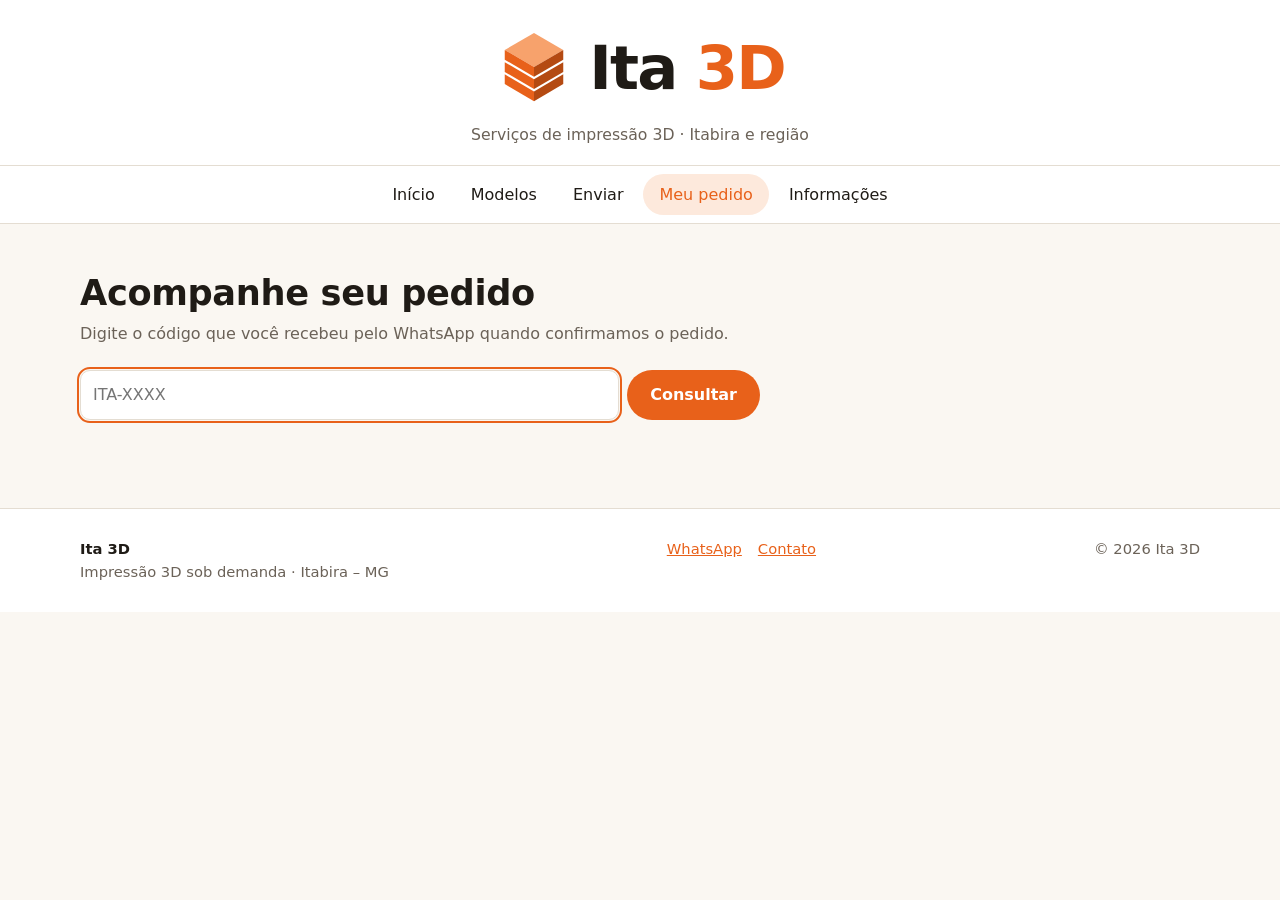
<file: pedido.html>
<!doctype html>
<html lang="pt-BR">
<head>
  <meta charset="utf-8">
  <meta name="viewport" content="width=device-width, initial-scale=1">
  <meta http-equiv="Content-Security-Policy" content="default-src 'self'; script-src 'self' file:; style-src 'self' 'unsafe-inline' https://fonts.googleapis.com; font-src https://fonts.gstatic.com; img-src 'self' file: data: blob:; connect-src 'self'; object-src 'none'; base-uri 'none'; form-action 'self' file:">
  <title>Meu pedido · Ita 3D</title>
  <meta name="description" content="Acompanhe o seu pedido de impressão 3D na Ita 3D com o código que você recebeu.">
  <link rel="icon" href="images/logo/favicon.svg?v=2" type="image/svg+xml">
  <link rel="apple-touch-icon" href="images/logo/apple-touch-icon.png?v=2">
  <meta name="theme-color" content="#e8611a">
  <link rel="preconnect" href="https://fonts.googleapis.com">
  <link rel="preconnect" href="https://fonts.gstatic.com" crossorigin>
  <link href="https://fonts.googleapis.com/css2?family=Inter:wght@400;500;600&family=Space+Grotesk:wght@500;700&display=swap" rel="stylesheet">
  <link rel="stylesheet" href="css/style.css">
</head>
<body>
  <header class="site-header">
    <div class="container brand">
      <a href="index.html" class="brand-link" aria-label="Ita 3D, p&aacute;gina inicial"><img class="brand-mark" src="images/logo/marca.svg?v=2" alt="" width="64" height="64"><span class="brand-name">Ita <span>3D</span></span></a>
      <p class="brand-sub">Serviços de impressão 3D · Itabira e região</p>
    </div>
  </header>
  <nav class="site-nav" aria-label="Principal">
    <ul class="container">
      <li><a href="index.html">Início</a></li>
      <li><a href="modelos.html">Modelos</a></li>
      <li><a href="enviar.html">Enviar</a></li>
      <li><a href="pedido.html">Meu pedido</a></li>
      <li><a href="info.html">Informações</a></li>
    </ul>
  </nav>

  <main class="container section">
    <div class="lookup">
      <div class="section-head">
        <h2>Acompanhe seu pedido</h2>
        <p>Digite o código que você recebeu pelo WhatsApp quando confirmamos o pedido.</p>
      </div>
      <form class="track-row lookup-form" id="busca" autocomplete="off">
        <label class="sr-only" for="codigo">Código do pedido</label>
        <input type="text" id="codigo" name="c" placeholder="ITA-XXXX" maxlength="12" autocapitalize="characters" spellcheck="false">
        <button type="submit" class="btn btn-primary">Consultar</button>
      </form>
      <div id="resultado" aria-live="polite"></div>
    </div>
  </main>

  <footer class="site-footer">
    <div class="container footer-grid">
      <div><strong>Ita 3D</strong><br>Impressão 3D sob demanda · Itabira – MG</div>
      <div class="footer-links"><a data-wa href="#">WhatsApp</a><a data-insta href="#">Instagram</a><a href="info.html#contato">Contato</a></div>
      <div>© <span data-year></span> Ita 3D</div>
    </div>
  </footer>

  <script src="data/config.js"></script>
  <script src="js/common.js"></script>
  <script src="js/pedido.js"></script>
</body>
</html>
</file>
<file: css/style.css>
/* ============ Ita 3D — estilos ============ */
:root {
  --bg: #faf7f2;
  --surface: #ffffff;
  --surface-2: #f2ede5;
  --text: #1f1b16;
  --muted: #6b6258;
  --line: #e4ddd2;
  --accent: #e8611a;
  --accent-ink: #ffffff;
  --accent-soft: #fde9dc;
  --ok: #1f8a4c;
  --ok-soft: #e1f4e8;
  --warn: #8a5a00;
  --warn-soft: #fbefd0;
  --danger: #c0392b;
  --wa: #1fa855;
  --radius: 16px;
  --shadow: 0 1px 2px rgba(31, 27, 22, .04), 0 8px 24px rgba(31, 27, 22, .06);
  --font-head: "Space Grotesk", system-ui, sans-serif;
  --font-body: "Inter", system-ui, sans-serif;
}
@media (prefers-color-scheme: dark) {
  :root {
    --bg: #15120f;
    --surface: #1e1a16;
    --surface-2: #29231d;
    --text: #f3eee8;
    --muted: #a99f94;
    --line: #382f27;
    --accent: #ff7a33;
    --accent-ink: #1a0f08;
    --accent-soft: #3a2416;
    --ok: #4cc27f;
    --ok-soft: #173023;
    --warn: #e0b44c;
    --warn-soft: #33290f;
    --danger: #ff7b6b;
    --shadow: 0 1px 2px rgba(0, 0, 0, .3), 0 8px 24px rgba(0, 0, 0, .25);
  }
}

* { box-sizing: border-box; }
[hidden] { display: none !important; }
html { -webkit-text-size-adjust: 100%; scroll-behavior: smooth; }
body {
  margin: 0;
  background: var(--bg);
  color: var(--text);
  font: 16px/1.6 var(--font-body);
  overflow-x: hidden;
}
img { max-width: 100%; display: block; }
a { color: var(--accent); }
h1, h2, h3 { font-family: var(--font-head); letter-spacing: -.01em; line-height: 1.2; }
.container { width: min(1120px, 100% - 32px); margin-inline: auto; }
.hint { color: var(--muted); font-size: .92rem; }
.grow { flex: 1; min-width: 200px; }

/* ---------- Cabeçalho ---------- */
.site-header { background: var(--surface); }
.brand { text-align: center; padding: 28px 0 18px; }
.brand a { color: inherit; text-decoration: none; }
.brand-link { display: inline-flex; align-items: center; gap: clamp(10px, 2vw, 16px); }
.brand-mark { width: clamp(54px, 11vw, 78px); height: auto; flex: none; margin-bottom: 2px; }
.brand-link .brand-name { display: block; }
.brand-name {
  font-family: var(--font-head);
  font-size: clamp(2.6rem, 7vw, 3.8rem);
  font-weight: 700;
  letter-spacing: -.03em;
  line-height: 1;
}
.brand-name span { color: var(--accent); }
.brand-sub { margin: .5rem 0 0; color: var(--muted); font-size: .98rem; }

.site-nav {
  position: sticky; top: 0; z-index: 20;
  background: var(--surface);
  border-block: 1px solid var(--line);
}
.site-nav ul {
  display: flex; justify-content: safe center; gap: 4px;
  list-style: none; margin: 0 auto; padding: 8px 0;
  overflow-x: auto; scrollbar-width: none;
}
.site-nav ul::-webkit-scrollbar { display: none; }
.site-nav a {
  display: block; padding: 8px 16px; border-radius: 999px;
  color: var(--text); text-decoration: none; font-weight: 500; white-space: nowrap;
}
.site-nav a:hover { background: var(--surface-2); }
.site-nav a[aria-current="page"] { background: var(--accent-soft); color: var(--accent); }

/* ---------- Botões ---------- */
.btn {
  display: inline-flex; align-items: center; justify-content: center; gap: 8px;
  padding: 12px 22px; border-radius: 999px; border: 1px solid transparent;
  font: 600 1rem var(--font-body); cursor: pointer; text-decoration: none;
  transition: transform .15s ease, filter .15s ease;
}
.btn:hover { transform: translateY(-1px); filter: brightness(1.05); }
.btn-primary { background: var(--accent); color: var(--accent-ink); }
.btn-ghost { background: transparent; border-color: var(--line); color: var(--text); }
.btn-wa { background: var(--wa); color: #fff; }
.btn-lg { padding: 16px 30px; font-size: 1.1rem; }
.btn-block { width: 100%; }
.btn svg { width: 20px; height: 20px; flex: none; }

/* ---------- Hero ---------- */
.hero {
  display: grid; grid-template-columns: 1fr 1fr; gap: 48px; align-items: center;
  padding: 56px 0 40px;
}
.hero h1 { font-size: clamp(2.2rem, 5vw, 3.4rem); margin: 0 0 16px; line-height: 1.05; }
.hero h1 em { display: block; font-style: normal; color: var(--accent); font-size: 1.45em; }
.hero .lead { color: var(--muted); font-size: 1.1rem; max-width: 40ch; margin: 0; }
.hero-actions { display: flex; flex-direction: column; align-items: flex-start; gap: 12px; margin-top: 28px; }
.link-sub { color: var(--muted); text-underline-offset: 3px; }
.link-sub:hover { color: var(--accent); }

/* ---------- Carrossel ---------- */
.carousel {
  position: relative; overflow: hidden; aspect-ratio: 4 / 3;
  border-radius: var(--radius); background: var(--surface-2); box-shadow: var(--shadow);
}
.carousel-track { display: flex; height: 100%; transition: transform .5s ease; }
.slide { flex: 0 0 100%; margin: 0; position: relative; height: 100%; }
.slide img { width: 100%; height: 100%; object-fit: cover; }
.slide figcaption {
  position: absolute; left: 12px; bottom: 12px;
  background: rgba(0, 0, 0, .6); color: #fff;
  padding: 4px 12px; border-radius: 999px; font-size: .85rem;
}
.carousel-nav {
  position: absolute; top: 50%; transform: translateY(-50%);
  width: 40px; height: 40px; border-radius: 50%; border: 0; cursor: pointer;
  background: rgba(255, 255, 255, .9); color: #222; font-size: 1.3rem; line-height: 1;
  box-shadow: 0 2px 8px rgba(0, 0, 0, .15);
}
.carousel-nav.prev { left: 10px; }
.carousel-nav.next { right: 10px; }
.carousel-dots { display: flex; justify-content: center; gap: 10px; margin-top: 14px; }
.carousel-dots button {
  width: 11px; height: 11px; padding: 0; border-radius: 50%; cursor: pointer;
  border: 2px solid var(--muted); background: transparent;
}
.carousel-dots button[aria-current="true"] { background: var(--accent); border-color: var(--accent); }

/* ---------- Seções ---------- */
.section { padding: 48px 0; }
.section-head { margin-bottom: 24px; }
.section-head h2 { font-size: clamp(1.6rem, 3.5vw, 2.2rem); margin: 0 0 6px; }
.section-head p { margin: 0; color: var(--muted); }
.band { background: var(--surface); border-block: 1px solid var(--line); }
.card {
  background: var(--surface); border: 1px solid var(--line);
  border-radius: var(--radius); padding: 22px; box-shadow: var(--shadow);
}

/* Fila */
.queue { display: grid; grid-template-columns: repeat(3, 1fr); gap: 16px; }
.stat { background: var(--bg); border: 1px solid var(--line); border-radius: 14px; padding: 18px 20px; }
.stat .num { font-family: var(--font-head); font-size: 2rem; font-weight: 700; line-height: 1.1; }
.stat .lbl { color: var(--muted); font-size: .9rem; }
.stat.hl .num { color: var(--accent); }

/* Passos */
.steps { display: grid; grid-template-columns: repeat(4, 1fr); gap: 16px; counter-reset: passo; list-style: none; padding: 0; margin: 0; }
.steps li { position: relative; padding: 20px; background: var(--surface); border: 1px solid var(--line); border-radius: 14px; }
.steps li::before {
  counter-increment: passo; content: counter(passo);
  display: grid; place-items: center; width: 34px; height: 34px; margin-bottom: 10px;
  border-radius: 50%; background: var(--accent-soft); color: var(--accent);
  font: 700 1rem var(--font-head);
}
.steps strong { display: block; margin-bottom: 4px; }
.steps span { color: var(--muted); font-size: .93rem; }

/* Filamentos */
.fil-grid { display: grid; grid-template-columns: repeat(auto-fill, minmax(190px, 1fr)); gap: 12px; }
.fil > div { min-width: 0; overflow-wrap: anywhere; }
.fil {
  display: flex; align-items: center; gap: 12px; padding: 12px 16px 12px 12px;
  background: var(--surface); border: 1px solid var(--line); border-radius: 14px;
}
.fil .spool, .fil .fil-photo { width: 48px; height: 48px; flex: none; }
.fil .fil-photo { border-radius: 50%; object-fit: cover; }
.fil .name { font-weight: 600; line-height: 1.2; }
.fil .mat { color: var(--muted); font-size: .85rem; }
.fil.out { opacity: .5; }
.fil.out .mat::after { content: " · em falta"; }

/* ---------- Modelos ---------- */
.filters { display: flex; flex-wrap: wrap; gap: 8px; margin-bottom: 22px; }
.chip {
  padding: 8px 16px; border-radius: 999px; cursor: pointer;
  border: 1px solid var(--line); background: var(--surface); color: var(--text);
  font: 500 .95rem var(--font-body);
}
.chip[aria-pressed="true"] { background: var(--text); color: var(--bg); border-color: var(--text); }
.model-grid { display: grid; grid-template-columns: repeat(auto-fill, minmax(240px, 1fr)); gap: 20px; }
.model {
  display: flex; flex-direction: column; overflow: hidden;
  background: var(--surface); border: 1px solid var(--line); border-radius: var(--radius); box-shadow: var(--shadow);
}
.model .thumb { aspect-ratio: 1; background: var(--surface-2); }
.model .thumb img { width: 100%; height: 100%; object-fit: cover; }
.model .body { display: flex; flex-direction: column; gap: 8px; padding: 16px 18px 18px; flex: 1; }
.model h3 { margin: 0; font-size: 1.15rem; }
.model p { margin: 0; }
.model .btn { margin-top: auto; }
.price { font-family: var(--font-head); font-size: 1.4rem; font-weight: 700; }
.price small { display: block; font: 400 .8rem var(--font-body); color: var(--muted); }
.badge { display: inline-block; width: fit-content; padding: 5px 12px; border-radius: 999px; font-size: .78rem; font-weight: 600; line-height: 1.3; white-space: nowrap; }
.badge.ok { background: var(--ok-soft); color: var(--ok); }
.badge.warn { background: var(--warn-soft); color: var(--warn); }

/* ---------- Formulário de envio ---------- */
.order { display: grid; grid-template-columns: minmax(0, 1fr) 340px; gap: 32px; align-items: start; }
.order aside { position: sticky; top: 76px; }
.field { margin-bottom: 36px; }
.field > h3 { margin: 0 0 4px; font-size: 1.2rem; }
.field > .hint { margin: 0 0 14px; }
.sub-label { margin: 18px 0 8px; font-weight: 600; font-size: .95rem; }
.options { display: flex; flex-wrap: wrap; gap: 10px; }
.opt {
  padding: 12px 18px; min-width: 104px; text-align: center; cursor: pointer;
  border: 2px solid var(--line); border-radius: 12px; background: var(--surface); color: var(--text);
  font: 600 1rem var(--font-body); transition: border-color .15s, background .15s;
}
.opt small { display: block; font-weight: 400; color: var(--muted); font-size: .78rem; }
.opt:hover:not(:disabled) { border-color: var(--muted); }
.opt[aria-pressed="true"] { border-color: var(--accent); background: var(--accent-soft); }
.opt:disabled { opacity: .45; cursor: not-allowed; }
.panel { margin-top: 14px; }
.info-box { margin-top: 14px; padding: 14px 16px; border-radius: 12px; background: var(--surface-2); font-size: .93rem; }
.info-box ul { margin: 6px 0 0; padding-left: 18px; }
.info-box p { margin: 0; }

label.lbl { display: block; font-weight: 600; font-size: .92rem; margin-bottom: 6px; }
select, input[type="text"], input[type="number"], input[type="password"], input[type="date"], textarea {
  width: 100%; padding: 11px 12px; font: inherit; color: var(--text);
  background: var(--surface); border: 1px solid var(--line); border-radius: 10px;
}
select:focus, input:focus, textarea:focus { outline: 2px solid var(--accent); outline-offset: 1px; }
textarea { min-height: 110px; resize: vertical; }
.row-2 { display: grid; grid-template-columns: 140px 1fr; gap: 14px; margin-bottom: 14px; }

.dropzone {
  display: flex; flex-direction: column; align-items: center; gap: 6px; text-align: center;
  padding: 30px 16px; cursor: pointer; border: 2px dashed var(--line); border-radius: var(--radius);
  background: var(--surface); transition: border-color .15s, background .15s;
}
.dropzone:hover, .dropzone.drag { border-color: var(--accent); background: var(--accent-soft); }
.dropzone.has-file { border-style: solid; border-color: var(--ok); }
.dropzone svg { width: 36px; height: 36px; color: var(--accent); }
.warn-text { color: var(--warn); font-size: .9rem; margin: 8px 0 0; }

.color-row { display: flex; gap: 20px; align-items: center; flex-wrap: wrap; margin-top: 14px; }
.preview { display: flex; align-items: center; }
.preview .spool, .preview .fil-photo { width: 104px; height: 104px; filter: drop-shadow(0 6px 10px rgba(0,0,0,.15)); }
.preview .fil-photo { border-radius: 50%; object-fit: cover; }
.preview.multi { min-height: 80px; margin-top: 14px; }
.preview.multi .spool { width: 76px; height: 76px; margin-right: -14px; }
.color-chips { display: flex; flex-wrap: wrap; gap: 8px; margin-top: 10px; }
.cchip {
  display: inline-flex; align-items: center; gap: 8px; padding: 6px 14px 6px 6px; cursor: pointer;
  border: 2px solid var(--line); border-radius: 999px; background: var(--surface); color: var(--text);
  font: 500 .93rem var(--font-body);
}
.cchip .dot { width: 22px; height: 22px; border-radius: 50%; border: 1px solid rgba(0, 0, 0, .2); }
.cchip[aria-pressed="true"] { border-color: var(--accent); background: var(--accent-soft); }
.cchip:disabled { opacity: .4; cursor: not-allowed; }

.check {
  display: flex; gap: 12px; align-items: flex-start; margin-top: 18px; padding: 14px 16px; cursor: pointer;
  border: 1px solid var(--line); border-radius: 12px; background: var(--surface);
}
.check input { width: 20px; height: 20px; margin-top: 2px; accent-color: var(--accent); flex: none; }
.check small { color: var(--muted); }

/* Visualizador 3D e estimativa */
.viewer {
  position: relative; margin-top: 16px; aspect-ratio: 4 / 3; max-height: 420px; width: 100%;
  border-radius: var(--radius); overflow: hidden; touch-action: none;
  background: radial-gradient(circle at 50% 35%, var(--surface), var(--surface-2));
  border: 1px solid var(--line);
}
.viewer canvas { display: block; width: 100%; height: 100%; cursor: grab; }
.viewer canvas:active { cursor: grabbing; }
.viewer-msg { position: absolute; inset: 0; display: grid; place-items: center; padding: 16px; text-align: center; color: var(--muted); }
.dims { display: flex; flex-wrap: wrap; gap: 8px; margin-top: 12px; }
.dim-chip { padding: 6px 12px; border-radius: 999px; background: var(--surface-2); font-size: .88rem; font-weight: 600; }
.scale-row { display: flex; flex-wrap: wrap; align-items: center; gap: 8px 12px; margin-top: 12px; }
.scale-row .lbl { margin: 0; }
.scale-input { display: flex; align-items: center; gap: 6px; }
.scale-input input { width: 96px; }
.scale-row .hint { flex: 1 1 220px; }

.estimate { margin: 0 0 16px; padding: 16px; border-radius: 14px; background: var(--accent-soft); }
.est-label { font-size: .8rem; font-weight: 600; text-transform: uppercase; letter-spacing: .04em; color: var(--accent); }
.est-price { font-family: var(--font-head); font-size: 1.8rem; font-weight: 700; line-height: 1.2; margin: 4px 0 12px; }
.est-grid { display: grid; grid-template-columns: 1fr 1fr; gap: 10px; }
.est-grid div { padding: 10px 12px; border-radius: 10px; background: var(--surface); }
.est-grid span { display: block; font-size: .78rem; color: var(--muted); }
.est-grid strong { font-size: 1rem; }
.est-note { margin: 10px 0 0; font-size: .82rem; color: var(--muted); }
.est-note:empty { display: none; }

.mini-model {display: flex; gap: 14px; align-items: center; margin-top: 14px; padding: 12px; background: var(--surface); border: 1px solid var(--line); border-radius: 14px; }
.mini-model img { width: 84px; height: 84px; border-radius: 10px; object-fit: cover; flex: none; }

.summary h3 { margin: 0 0 14px; }
.summary dl { display: grid; grid-template-columns: auto 1fr; gap: 8px 14px; margin: 0 0 16px; font-size: .93rem; }
.summary dt { color: var(--muted); }
.summary dd { margin: 0; font-weight: 600; overflow-wrap: anywhere; }
.summary .hint { margin: 0 0 16px; }
.errors { color: var(--danger); font-size: .9rem; }
.errors ul { margin: 0 0 14px; padding-left: 18px; }
.notice { margin-top: 14px; padding: 14px; border-radius: 12px; background: var(--ok-soft); font-size: .93rem; }

/* ---------- Acompanhar pedido ---------- */
.sr-only { position: absolute; width: 1px; height: 1px; overflow: hidden; clip: rect(0 0 0 0); white-space: nowrap; }
.track { display: flex; flex-wrap: wrap; align-items: center; gap: 10px 16px; margin-top: 20px; padding: 16px 18px; border: 1px solid var(--line); border-radius: 14px; background: var(--bg); }
.track label { font-weight: 600; }
.track-row { display: flex; gap: 8px; flex: 1 1 280px; max-width: 440px; }
.track-row input { flex: 1; min-width: 0; text-transform: uppercase; letter-spacing: .06em; font-weight: 600; }
.track-row input::placeholder { text-transform: none; letter-spacing: normal; font-weight: 400; }
.lookup { max-width: 680px; }
.lookup-form { max-width: none; }
.order-card { margin-top: 24px; }
.order-top { display: flex; justify-content: space-between; align-items: center; gap: 10px; flex-wrap: wrap; }
.order-code { font: 700 1.5rem ui-monospace, "Cascadia Mono", Consolas, monospace; letter-spacing: .04em; }
.order-desc { margin: 8px 0 0; font-size: 1.05rem; }
.timeline { list-style: none; padding: 0; margin: 26px 0 18px; display: grid; grid-template-columns: repeat(4, 1fr); }
.timeline li { position: relative; padding-top: 36px; text-align: center; font-size: .88rem; color: var(--muted); }
.timeline li::before {
  content: ""; position: absolute; z-index: 1; top: 0; left: 50%; transform: translateX(-50%);
  width: 24px; height: 24px; border-radius: 50%; background: var(--surface); border: 3px solid var(--line);
}
.timeline li::after { content: ""; position: absolute; top: 10px; left: -50%; width: 100%; height: 4px; background: var(--line); }
.timeline li:first-child::after { display: none; }
.timeline li.done::before { background: var(--ok); border-color: var(--ok); }
.timeline li.done::after, .timeline li.now::after { background: var(--ok); }
.timeline li.now::before { background: var(--accent); border-color: var(--accent); box-shadow: 0 0 0 6px var(--accent-soft); }
.timeline li.done, .timeline li.now { color: var(--text); font-weight: 600; }
.status-msg { padding: 14px 16px; border-radius: 12px; background: var(--accent-soft); }
.status-msg.ready { background: var(--ok-soft); }
.status-msg.off { background: var(--surface-2); margin-top: 18px; }
.order-dates { display: flex; flex-wrap: wrap; gap: 10px 28px; margin: 16px 0 20px; font-size: .92rem; }
.order-dates dt { color: var(--muted); font-size: .8rem; }
.order-dates dd { margin: 0; font-weight: 600; }

/* ---------- Informações ---------- */
.info-layout { display: grid; grid-template-columns: 220px minmax(0, 1fr); gap: 40px; align-items: start; }
.toc { position: sticky; top: 76px; display: flex; flex-direction: column; gap: 2px; }
.toc a { padding: 6px 12px; border-radius: 8px; color: var(--muted); text-decoration: none; }
.toc a:hover { background: var(--surface-2); color: var(--text); }
.prose { max-width: 760px; }
.prose section { margin-bottom: 44px; scroll-margin-top: 80px; }
.prose h2 { font-size: 1.8rem; margin: 0 0 12px; }
.prose h3 { font-size: 1.15rem; margin: 24px 0 6px; }
.prose p, .prose li { color: var(--text); }
.table-wrap { overflow-x: auto; border: 1px solid var(--line); border-radius: 12px; }
table { width: 100%; border-collapse: collapse; font-size: .93rem; background: var(--surface); }
th, td { text-align: left; padding: 10px 14px; border-bottom: 1px solid var(--line); vertical-align: top; }
th { background: var(--surface-2); font-weight: 600; }
tr:last-child td { border-bottom: 0; }
.contact-list { list-style: none; padding: 0; margin: 0 0 18px; display: grid; gap: 8px; }
.contact-list strong { display: inline-block; min-width: 110px; }

/* ---------- Rodapé ---------- */
.site-footer { margin-top: 40px; padding: 28px 0; border-top: 1px solid var(--line); background: var(--surface); color: var(--muted); font-size: .92rem; }
.footer-grid { display: flex; justify-content: space-between; gap: 16px 32px; flex-wrap: wrap; }
.footer-grid strong { color: var(--text); }
.footer-links { display: flex; gap: 16px; flex-wrap: wrap; }

/* ---------- Responsivo ---------- */
@media (max-width: 900px) {
  .order { grid-template-columns: 1fr; }
  .order aside { position: static; }
  .steps { grid-template-columns: repeat(2, 1fr); }
  .info-layout { grid-template-columns: 1fr; gap: 16px; }
  .toc { position: static; flex-direction: row; flex-wrap: wrap; }
}
@media (max-width: 820px) {
  .hero { grid-template-columns: 1fr; padding: 32px 0 24px; gap: 28px; }
}
@media (max-width: 600px) {
  .queue, .steps { grid-template-columns: 1fr; }
  .row-2 { grid-template-columns: 1fr; }
  .opt { flex: 1 1 calc(50% - 10px); min-width: 0; }
  .brand { padding: 22px 0 14px; }
  .site-nav { position: static; }
  .site-nav ul { gap: 2px; flex-wrap: wrap; overflow: visible; }
  .site-nav a { padding: 8px 11px; font-size: .95rem; }
}
@media (prefers-reduced-motion: reduce) {
  * { transition: none !important; scroll-behavior: auto !important; }
}
</file>
<file: css/admin.css>
/* ============ Painel administrativo ============ */
body.admin { padding-bottom: 96px; }
.admin h1, .admin h2 { margin: 0; }
.admin h2 { font-size: 1.2rem; }

/* Topo e abas */
.admin-top { background: var(--surface); border-bottom: 1px solid var(--line); }
.admin-top-inner { display: flex; justify-content: space-between; align-items: center; gap: 12px; flex-wrap: wrap; padding: 14px 0; }
.admin-brand { font-family: var(--font-head); font-size: 1.3rem; font-weight: 700; }
.admin-brand span { color: var(--accent); }
.admin-top .hint { font-size: .85rem; }
.top-actions { display: flex; gap: 16px; align-items: center; font-size: .92rem; }
.link-btn { background: none; border: 0; padding: 0; font: inherit; color: var(--accent); cursor: pointer; text-decoration: underline; }

.tabs-wrap { position: sticky; top: 0; z-index: 15; background: var(--surface); border-bottom: 1px solid var(--line); }
.tabs { display: flex; gap: 4px; overflow-x: auto; padding: 8px 0; scrollbar-width: none; }
.tabs::-webkit-scrollbar { display: none; }
.tabs button {
  flex: none; padding: 8px 16px; border-radius: 999px; border: 0; cursor: pointer;
  background: transparent; color: var(--text); font: 500 .95rem var(--font-body);
}
.tabs button:hover { background: var(--surface-2); }
.tabs button[aria-selected="true"] { background: var(--accent-soft); color: var(--accent); }

.admin-main { padding: 24px 0 32px; display: grid; gap: 20px; }
.admin-main > .card { padding: 20px; }
.card-head { display: flex; justify-content: space-between; align-items: center; gap: 12px; flex-wrap: wrap; margin-bottom: 14px; }
.card > .hint { margin: 4px 0 16px; }
.alert { padding: 12px 16px; border-radius: 12px; background: var(--warn-soft); color: var(--text); font-size: .93rem; }
.alert.err { background: color-mix(in srgb, var(--danger) 16%, var(--surface)); }

/* Campos */
.form-grid { display: grid; grid-template-columns: repeat(auto-fit, minmax(190px, 1fr)); gap: 12px 14px; align-items: end; }
.form-grid .full { grid-column: 1 / -1; }
.fld { display: flex; flex-direction: column; gap: 5px; min-width: 0; }
.fld > span { font-size: .82rem; font-weight: 600; color: var(--muted); }
.fld small { color: var(--muted); font-size: .8rem; }
.admin input[type="text"], .admin input[type="number"], .admin input[type="date"], .admin input[type="password"],
.admin input:not([type]), .admin select, .admin textarea { padding: 9px 11px; }
.admin textarea { min-height: 70px; }
.unit { display: flex; align-items: center; gap: 6px; }
.unit i { font-style: normal; color: var(--muted); font-size: .9rem; white-space: nowrap; }
input[type="color"] { width: 46px; height: 40px; padding: 3px; border: 1px solid var(--line); border-radius: 10px; background: var(--surface); cursor: pointer; flex: none; }

.toggle { display: inline-flex; align-items: center; gap: 10px; cursor: pointer; font-size: .92rem; user-select: none; }
.toggle input { appearance: none; width: 42px; height: 24px; border-radius: 999px; background: var(--line); position: relative; cursor: pointer; transition: background .15s; flex: none; margin: 0; }
.toggle input::after { content: ""; position: absolute; top: 3px; left: 3px; width: 18px; height: 18px; border-radius: 50%; background: #fff; transition: transform .15s; box-shadow: 0 1px 3px rgba(0,0,0,.25); }
.toggle input:checked { background: var(--ok); }
.toggle input:checked::after { transform: translateX(18px); }

.btn-sm { padding: 8px 14px; font-size: .9rem; }
.icon-btn { padding: 7px 12px; border-radius: 10px; border: 1px solid var(--line); background: var(--surface); color: var(--text); cursor: pointer; font: 500 .85rem var(--font-body); white-space: nowrap; }
.icon-btn:hover { border-color: var(--muted); }
.icon-btn.danger { color: var(--danger); }
.icon-btn:disabled { opacity: .4; cursor: not-allowed; }
.btn-row { display: flex; flex-wrap: wrap; gap: 8px; align-items: center; }

/* Listas de itens */
.items { display: grid; gap: 12px; }
.item { border: 1px solid var(--line); border-radius: 14px; padding: 14px 16px; background: var(--bg); }
.item-head { display: flex; align-items: center; gap: 10px; flex-wrap: wrap; margin-bottom: 12px; }
.item-head .grow { flex: 1; min-width: 180px; }
.item-head .grow input { font-weight: 600; }
.empty { padding: 24px; text-align: center; color: var(--muted); border: 1px dashed var(--line); border-radius: 14px; }

/* Pedidos */
.stats-row { display: grid; grid-template-columns: repeat(3, 1fr); gap: 12px; }
.stats-row .stat { background: var(--surface); }
.code {
  font: 700 .95rem ui-monospace, "Cascadia Mono", Consolas, monospace; letter-spacing: .04em;
  padding: 7px 12px; border-radius: 10px; border: 1px dashed var(--line); background: var(--surface); color: var(--text); cursor: pointer;
}
.code:hover { border-color: var(--accent); color: var(--accent); }
.item.pedido { border-left: 5px solid var(--line); }
.item.st-fila { border-left-color: #8a8d91; }
.item.st-imprimindo { border-left-color: var(--accent); }
.item.st-pronto { border-left-color: var(--ok); }
.item.st-entregue, .item.st-cancelado { opacity: .7; }
.meta { font-size: .8rem; color: var(--muted); }
.seg { display: inline-flex; border: 1px solid var(--line); border-radius: 999px; padding: 3px; gap: 2px; background: var(--surface); }
.seg button { border: 0; background: transparent; padding: 6px 14px; border-radius: 999px; cursor: pointer; font: 500 .88rem var(--font-body); color: var(--text); }
.seg button[aria-pressed="true"] { background: var(--text); color: var(--bg); }

/* Filamentos */
.fil-row { display: grid; grid-template-columns: auto minmax(120px, 1fr) 120px auto minmax(140px, 1.3fr) auto; gap: 10px; align-items: center; padding: 10px 12px; border: 1px solid var(--line); border-radius: 12px; background: var(--bg); }
.fil-row.out { opacity: .65; }
.fil-row .btn-row { flex-wrap: nowrap; }
.fil-row select { width: auto; }
.group-title { margin: 18px 0 10px; font-size: .95rem; font-weight: 700; display: flex; align-items: center; justify-content: space-between; gap: 10px; }
.group-title:first-child { margin-top: 0; }

/* Modelos */
.model-admin { display: grid; grid-template-columns: repeat(auto-fill, minmax(280px, 1fr)); gap: 16px; }
.model-admin .item { display: flex; flex-direction: column; gap: 10px; padding: 12px; }
.model-admin textarea { min-height: 88px; }
.thumb-edit { position: relative; aspect-ratio: 4 / 3; border-radius: 10px; overflow: hidden; background: var(--surface-2); }
.thumb-edit img { width: 100%; height: 100%; object-fit: cover; }
.thumb-edit label { position: absolute; right: 8px; bottom: 8px; }
.file-btn { display: inline-flex; align-items: center; gap: 6px; padding: 7px 12px; border-radius: 999px; background: rgba(0,0,0,.65); color: #fff; font-size: .82rem; font-weight: 600; cursor: pointer; }
.file-btn input { display: none; }
.checks { display: flex; flex-wrap: wrap; gap: 6px 14px; font-size: .9rem; }
.checks label { display: inline-flex; gap: 6px; align-items: center; cursor: pointer; }
.checks input { accent-color: var(--accent); width: 16px; height: 16px; }
.dest-row { display: grid; grid-template-columns: 120px 1fr auto; gap: 12px; align-items: center; }
.dest-row .thumb-edit { aspect-ratio: 4 / 3; }

/* Preços */
.tbl { overflow-x: auto; border: 1px solid var(--line); border-radius: 12px; }
.tbl table { min-width: 520px; }
.tbl td input { min-width: 80px; }
.tbl td, .tbl th { vertical-align: middle; }
.sim { display: grid; grid-template-columns: minmax(0, 1fr); gap: 16px; align-items: start; }
.sim .viewer { margin-top: 0; aspect-ratio: 1; grid-row: 1 / span 3; }
.sim-drop { display: grid; grid-template-columns: minmax(0, 240px) minmax(0, 320px); gap: 10px 16px; align-content: start; align-items: start; }
@media (max-width: 600px) { .sim-drop { grid-template-columns: 1fr; } .sim .viewer { grid-row: auto; } }
.num-cell { font-variant-numeric: tabular-nums; white-space: nowrap; }

/* Conexão */
.connect { max-width: 680px; margin: 0 auto; padding: 32px 0 48px; display: grid; gap: 18px; }
.connect h1 { font-size: 2rem; }
.connect .card h2 { margin-bottom: 6px; }
.connect details { margin-top: 14px; font-size: .93rem; }
.connect summary { cursor: pointer; font-weight: 600; color: var(--accent); }
.connect ol { padding-left: 20px; margin: 10px 0; }
.connect li { margin-bottom: 4px; }

/* Barra de publicação */
.publish-bar { position: fixed; left: 0; right: 0; bottom: 0; z-index: 30; background: var(--text); color: var(--bg); box-shadow: 0 -6px 20px rgba(0,0,0,.18); }
.pub-inner { display: flex; justify-content: space-between; align-items: center; gap: 12px; flex-wrap: wrap; padding: 12px 0; }
.pub-inner .txt { font-size: .92rem; }
.pub-inner .btn-ghost { color: var(--bg); border-color: color-mix(in srgb, var(--bg) 40%, transparent); }

.toast { position: fixed; left: 50%; bottom: 96px; transform: translateX(-50%); z-index: 40; max-width: min(92vw, 480px); padding: 12px 18px; border-radius: 12px; background: var(--ok); color: #fff; font-weight: 500; box-shadow: var(--shadow); }
.toast.err { background: var(--danger); }

@media (max-width: 760px) {
  .fil-row { grid-template-columns: auto 1fr auto; }
  .fil-row .wide, .fil-row .toggle { grid-column: 1 / -1; }
  .fil-row .btn-row { grid-column: 1 / -1; justify-content: space-between; }
  .sim { grid-template-columns: 1fr; }
  .dest-row { grid-template-columns: 96px 1fr; }
  .dest-row .btn-row { grid-column: 1 / -1; }
}
@media (max-width: 520px) {
  .stats-row { grid-template-columns: repeat(3, 1fr); gap: 8px; }
  .stats-row .stat { padding: 12px; }
  .stats-row .num { font-size: 1.5rem; }
}
.num-cell.lucro { color: var(--ok); font-weight: 600; }
.num-cell.prejuizo { color: var(--danger); font-weight: 600; }
.num-cell .meta { font-weight: 400; }
.orc-head { display: flex; align-items: center; gap: 12px; margin-bottom: 12px; }
.orc-head strong { font-size: 1.05rem; }
.num-cell.preco-cliente { font-weight: 700; color: var(--accent); }
.sim-drop .toggle { grid-column: 2; }
@media (max-width: 600px) { .sim-drop .toggle { grid-column: auto; } }
/* Visão para o cliente: some o texto do botão e a dica do simulador, para não aparecer no print */
#sim-cliente:checked + span { display: none; }
.card:has(#sim-cliente:checked) > .hint { display: none; }
</file>
